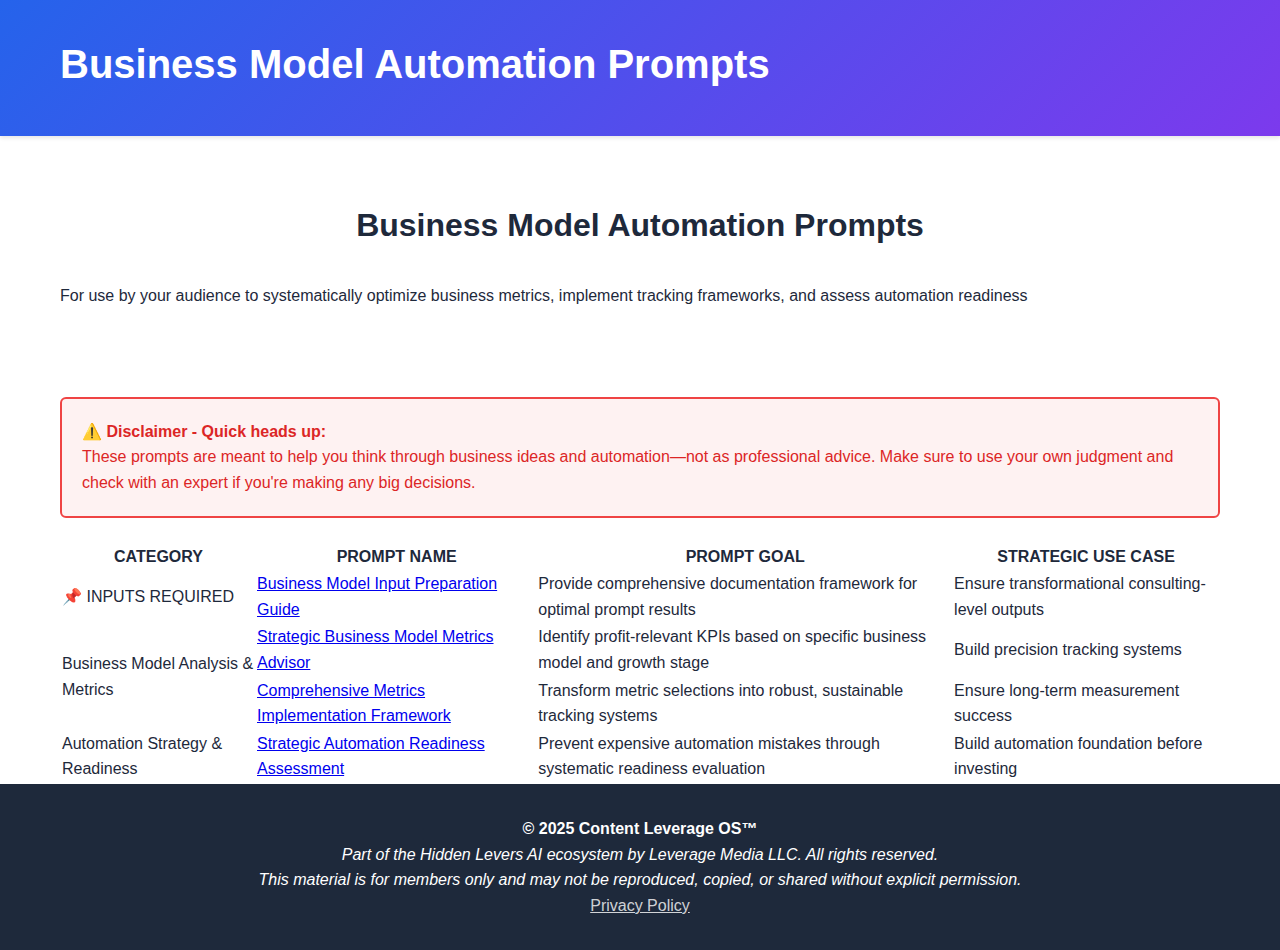
<file: index.html>
<!DOCTYPE html>
<html lang="en">
<head>
    <meta charset="UTF-8">
    <meta name="viewport" content="width=device-width, initial-scale=1.0">
    <title>Business Model Automation Prompts</title>
    <meta name="description" content="Strategic prompts for creator businesses to optimize metrics, implement tracking systems, and assess automation readiness.">
    <link rel="preconnect" href="https://fonts.googleapis.com">
    <link rel="preconnect" href="https://fonts.gstatic.com" crossorigin>
    <link href="https://fonts.googleapis.com/css2?family=Inter:wght@400;500;600;700&display=swap" rel="stylesheet">
    <link rel="stylesheet" href="styles.css">
</head>
<body>
    <header>
        <div class="container">
            <h1>Business Model Automation Prompts</h1>
        </div>
    </header>

    <main>
        <div class="container">
            <section class="intro">
                <h2>Business Model Automation Prompts</h2>
                <p class="description">For use by your audience to systematically optimize business metrics, implement tracking frameworks, and assess automation readiness</p>
            </section>

            <div class="warning" style="background: #fef2f2; border: 2px solid #ef4444; border-radius: 6px; padding: 1.25rem; margin: 1.5rem 0; color: #dc2626; font-weight: 500;">
                <strong>⚠️ Disclaimer - Quick heads up:</strong><br>
                These prompts are meant to help you think through business ideas and automation—not as professional advice. Make sure to use your own judgment and check with an expert if you're making any big decisions.
            </div>

            <table class="prompt-table">
                <thead>
                    <tr>
                        <th>CATEGORY</th>
                        <th>PROMPT NAME</th>
                        <th>PROMPT GOAL</th>
                        <th>STRATEGIC USE CASE</th>
                    </tr>
                </thead>
                <tbody>
                    <tr>
                        <td class="category" data-label="Category">📌 INPUTS REQUIRED</td>
                        <td data-label="Prompt Name"><a href="preparation-guide.html">Business Model Input Preparation Guide</a></td>
                        <td data-label="Prompt Goal">Provide comprehensive documentation framework for optimal prompt results</td>
                        <td data-label="Strategic Use Case">Ensure transformational consulting-level outputs</td>
                    </tr>
                    <tr>
                        <td class="category" rowspan="2" data-label="Category">Business Model Analysis & Metrics</td>
                        <td data-label="Prompt Name"><a href="prompt1.html">Strategic Business Model Metrics Advisor</a></td>
                        <td data-label="Prompt Goal">Identify profit-relevant KPIs based on specific business model and growth stage</td>
                        <td data-label="Strategic Use Case">Build precision tracking systems</td>
                    </tr>
                    <tr>
                        <td data-label="Prompt Name"><a href="prompt2.html">Comprehensive Metrics Implementation Framework</a></td>
                        <td data-label="Prompt Goal">Transform metric selections into robust, sustainable tracking systems</td>
                        <td data-label="Strategic Use Case">Ensure long-term measurement success</td>
                    </tr>
                    <tr>
                        <td class="category" data-label="Category">Automation Strategy & Readiness</td>
                        <td data-label="Prompt Name"><a href="prompt3.html">Strategic Automation Readiness Assessment</a></td>
                        <td data-label="Prompt Goal">Prevent expensive automation mistakes through systematic readiness evaluation</td>
                        <td data-label="Strategic Use Case">Build automation foundation before investing</td>
                    </tr>
                </tbody>
            </table>
        </div>
    </main>

    <footer>
        <div class="container">
            <p><strong>&copy; 2025 Content Leverage OS™</strong></p>
            <p><em>Part of the Hidden Levers AI ecosystem by Leverage Media LLC. All rights reserved.</em></p>
            <p><em>This material is for members only and may not be reproduced, copied, or shared without explicit permission.</em></p>
            <p><a href="privacy-policy.html" style="color: rgba(255, 255, 255, 0.8); text-decoration: underline;">Privacy Policy</a></p>
        </div>
    </footer>
</body>
</html>
</file>
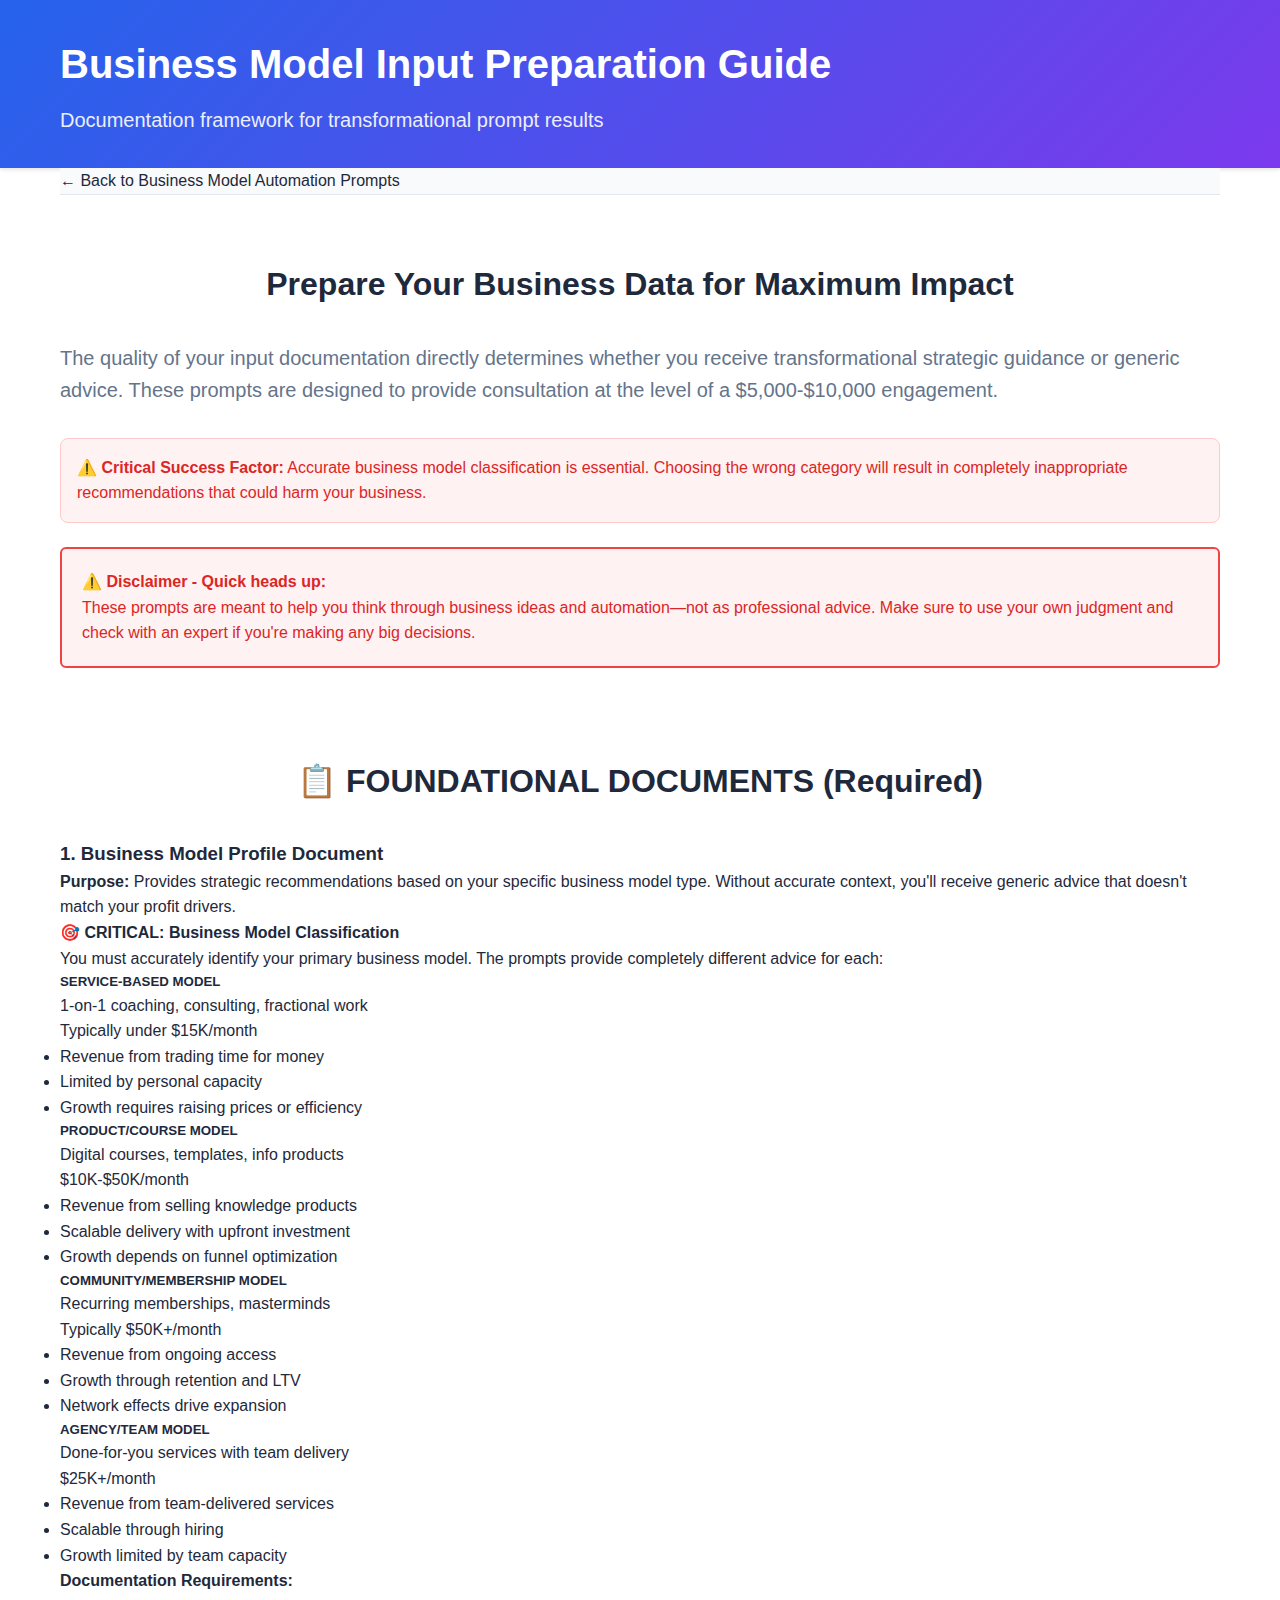
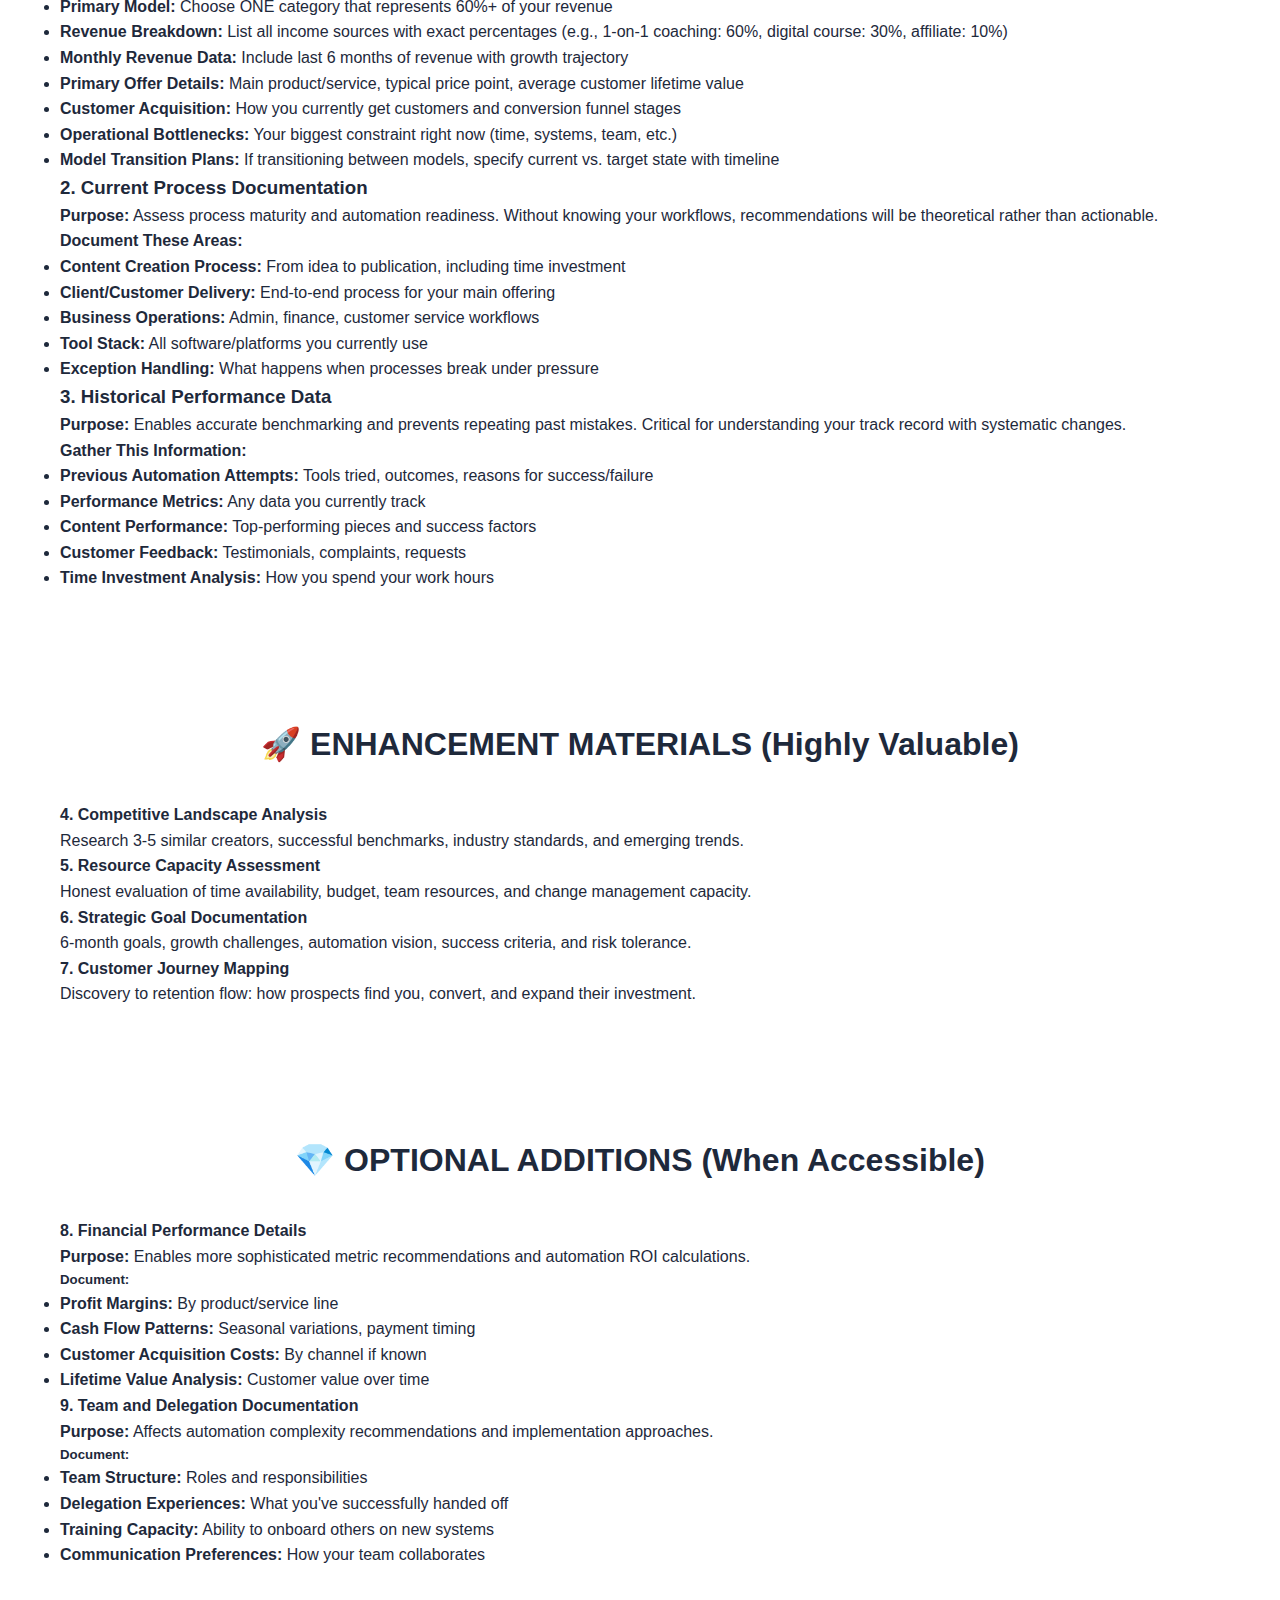
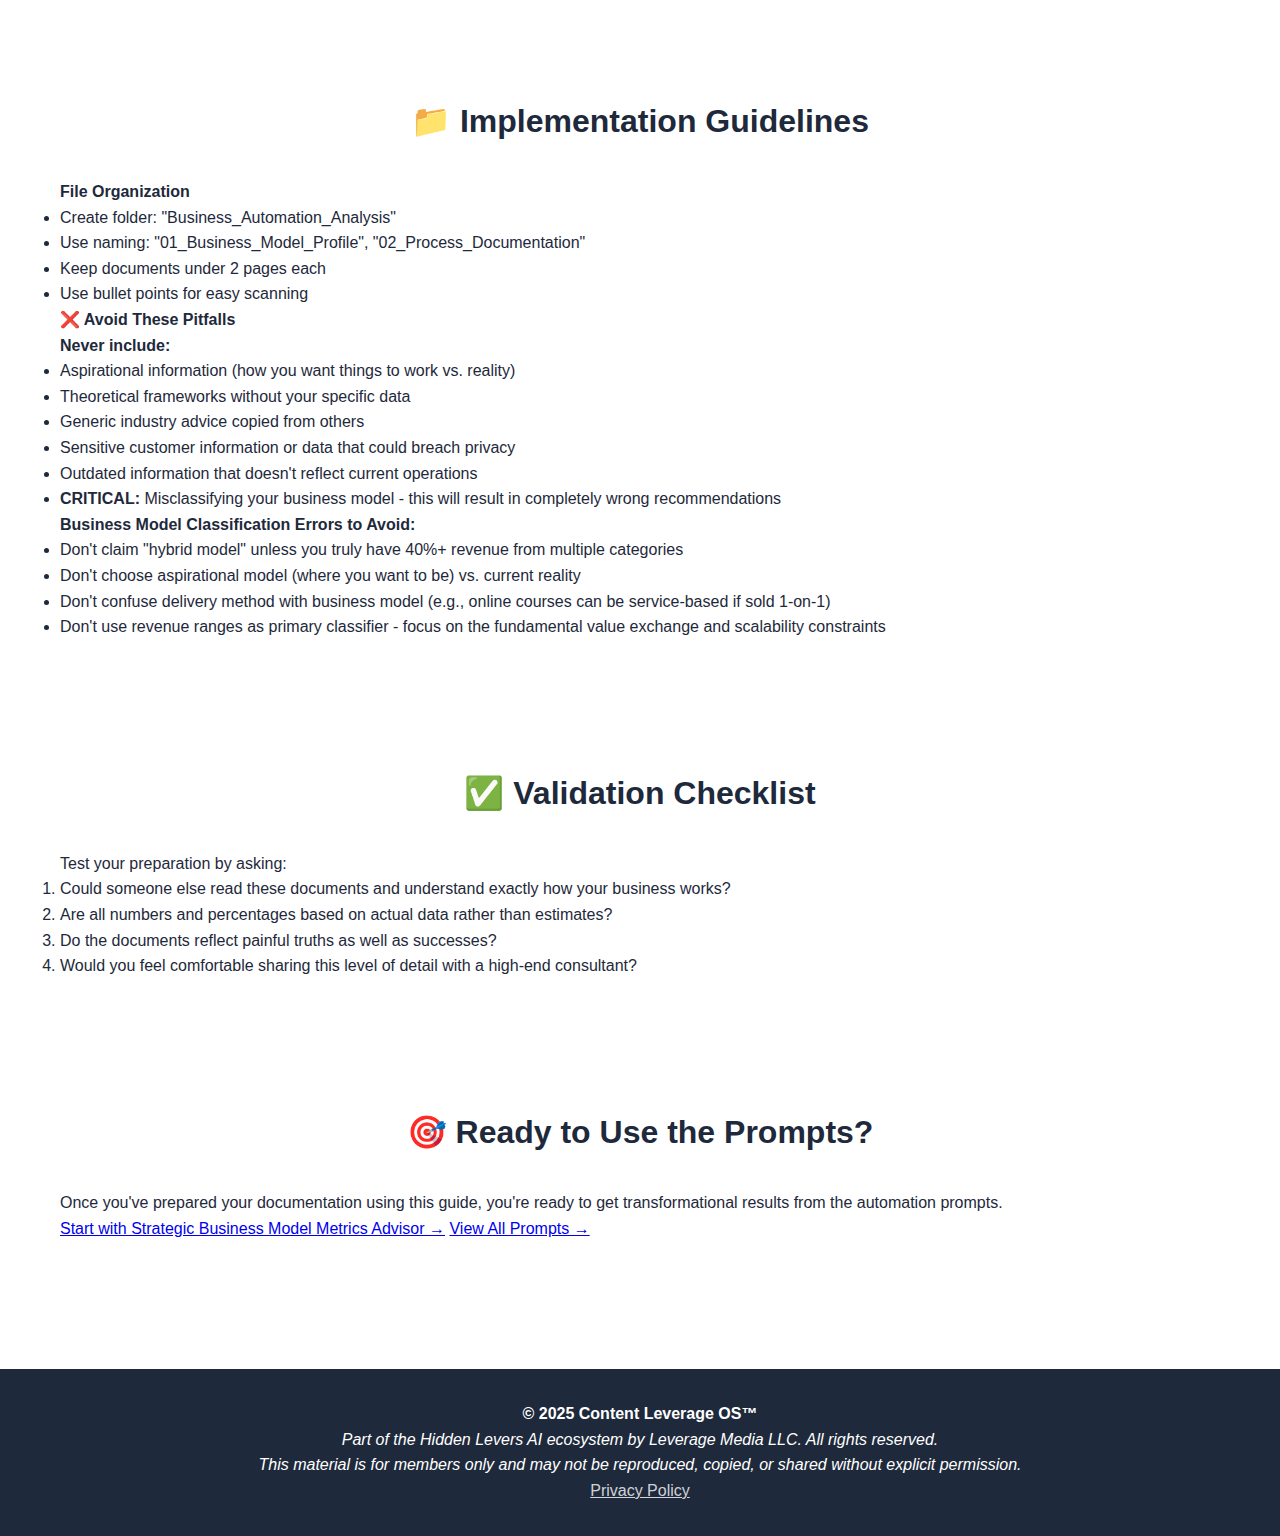
<file: preparation-guide.html>
<!DOCTYPE html>
<html lang="en">
<head>
    <meta charset="UTF-8">
    <meta name="viewport" content="width=device-width, initial-scale=1.0">
    <title>Business Model Input Preparation Guide - Business Model Automation Prompts</title>
    <link rel="preconnect" href="https://fonts.googleapis.com">
    <link rel="preconnect" href="https://fonts.gstatic.com" crossorigin>
    <link href="https://fonts.googleapis.com/css2?family=Inter:wght@400;500;600;700&display=swap" rel="stylesheet">
    <link rel="stylesheet" href="styles.css">
</head>
<body>
    <header>
        <div class="container">
            <h1>Business Model Input Preparation Guide</h1>
            <p class="tagline">Documentation framework for transformational prompt results</p>
        </div>
    </header>

    <main>
        <div class="container">
            <nav class="breadcrumb">
                <a href="index.html">← Back to Business Model Automation Prompts</a>
            </nav>

            <section class="guide-content">
                <div class="intro-section">
                    <h2>Prepare Your Business Data for Maximum Impact</h2>
                    <p class="lead">The quality of your input documentation directly determines whether you receive transformational strategic guidance or generic advice. These prompts are designed to provide consultation at the level of a $5,000-$10,000 engagement.</p>
                    
                    <div class="warning">
                        <strong>⚠️ Critical Success Factor:</strong> Accurate business model classification is essential. Choosing the wrong category will result in completely inappropriate recommendations that could harm your business.
                    </div>
                    
                    <div class="warning" style="background: #fef2f2; border: 2px solid #ef4444; border-radius: 6px; padding: 1.25rem; margin: 1.5rem 0; color: #dc2626; font-weight: 500;">
                        <strong>⚠️ Disclaimer - Quick heads up:</strong><br>
                        These prompts are meant to help you think through business ideas and automation—not as professional advice. Make sure to use your own judgment and check with an expert if you're making any big decisions.
                    </div>
                </div>

                <section class="requirements-section">
                    <h2>📋 FOUNDATIONAL DOCUMENTS (Required)</h2>
                    
                    <div class="doc-card">
                        <h3>1. Business Model Profile Document</h3>
                        <p><strong>Purpose:</strong> Provides strategic recommendations based on your specific business model type. Without accurate context, you'll receive generic advice that doesn't match your profit drivers.</p>
                        
                        <div class="critical-section">
                            <h4>🎯 CRITICAL: Business Model Classification</h4>
                            <p>You must accurately identify your primary business model. The prompts provide completely different advice for each:</p>
                            
                            <div class="model-grid">
                                <div class="model-card">
                                    <h5>SERVICE-BASED MODEL</h5>
                                    <p>1-on-1 coaching, consulting, fractional work</p>
                                    <span class="revenue-range">Typically under $15K/month</span>
                                    <ul>
                                        <li>Revenue from trading time for money</li>
                                        <li>Limited by personal capacity</li>
                                        <li>Growth requires raising prices or efficiency</li>
                                    </ul>
                                </div>
                                
                                <div class="model-card">
                                    <h5>PRODUCT/COURSE MODEL</h5>
                                    <p>Digital courses, templates, info products</p>
                                    <span class="revenue-range">$10K-$50K/month</span>
                                    <ul>
                                        <li>Revenue from selling knowledge products</li>
                                        <li>Scalable delivery with upfront investment</li>
                                        <li>Growth depends on funnel optimization</li>
                                    </ul>
                                </div>
                                
                                <div class="model-card">
                                    <h5>COMMUNITY/MEMBERSHIP MODEL</h5>
                                    <p>Recurring memberships, masterminds</p>
                                    <span class="revenue-range">Typically $50K+/month</span>
                                    <ul>
                                        <li>Revenue from ongoing access</li>
                                        <li>Growth through retention and LTV</li>
                                        <li>Network effects drive expansion</li>
                                    </ul>
                                </div>
                                
                                <div class="model-card">
                                    <h5>AGENCY/TEAM MODEL</h5>
                                    <p>Done-for-you services with team delivery</p>
                                    <span class="revenue-range">$25K+/month</span>
                                    <ul>
                                        <li>Revenue from team-delivered services</li>
                                        <li>Scalable through hiring</li>
                                        <li>Growth limited by team capacity</li>
                                    </ul>
                                </div>
                            </div>
                        </div>
                        
                        <h4>Documentation Requirements:</h4>
                        <ul>
                            <li><strong>Primary Model:</strong> Choose ONE category that represents 60%+ of your revenue</li>
                            <li><strong>Revenue Breakdown:</strong> List all income sources with exact percentages (e.g., 1-on-1 coaching: 60%, digital course: 30%, affiliate: 10%)</li>
                            <li><strong>Monthly Revenue Data:</strong> Include last 6 months of revenue with growth trajectory</li>
                            <li><strong>Primary Offer Details:</strong> Main product/service, typical price point, average customer lifetime value</li>
                            <li><strong>Customer Acquisition:</strong> How you currently get customers and conversion funnel stages</li>
                            <li><strong>Operational Bottlenecks:</strong> Your biggest constraint right now (time, systems, team, etc.)</li>
                            <li><strong>Model Transition Plans:</strong> If transitioning between models, specify current vs. target state with timeline</li>
                        </ul>
                    </div>

                    <div class="doc-card">
                        <h3>2. Current Process Documentation</h3>
                        <p><strong>Purpose:</strong> Assess process maturity and automation readiness. Without knowing your workflows, recommendations will be theoretical rather than actionable.</p>
                        
                        <h4>Document These Areas:</h4>
                        <ul>
                            <li><strong>Content Creation Process:</strong> From idea to publication, including time investment</li>
                            <li><strong>Client/Customer Delivery:</strong> End-to-end process for your main offering</li>
                            <li><strong>Business Operations:</strong> Admin, finance, customer service workflows</li>
                            <li><strong>Tool Stack:</strong> All software/platforms you currently use</li>
                            <li><strong>Exception Handling:</strong> What happens when processes break under pressure</li>
                        </ul>
                    </div>

                    <div class="doc-card">
                        <h3>3. Historical Performance Data</h3>
                        <p><strong>Purpose:</strong> Enables accurate benchmarking and prevents repeating past mistakes. Critical for understanding your track record with systematic changes.</p>
                        
                        <h4>Gather This Information:</h4>
                        <ul>
                            <li><strong>Previous Automation Attempts:</strong> Tools tried, outcomes, reasons for success/failure</li>
                            <li><strong>Performance Metrics:</strong> Any data you currently track</li>
                            <li><strong>Content Performance:</strong> Top-performing pieces and success factors</li>
                            <li><strong>Customer Feedback:</strong> Testimonials, complaints, requests</li>
                            <li><strong>Time Investment Analysis:</strong> How you spend your work hours</li>
                        </ul>
                    </div>
                </section>

                <section class="enhancement-section">
                    <h2>🚀 ENHANCEMENT MATERIALS (Highly Valuable)</h2>
                    
                    <div class="enhancement-grid">
                        <div class="enhancement-card">
                            <h4>4. Competitive Landscape Analysis</h4>
                            <p>Research 3-5 similar creators, successful benchmarks, industry standards, and emerging trends.</p>
                        </div>
                        
                        <div class="enhancement-card">
                            <h4>5. Resource Capacity Assessment</h4>
                            <p>Honest evaluation of time availability, budget, team resources, and change management capacity.</p>
                        </div>
                        
                        <div class="enhancement-card">
                            <h4>6. Strategic Goal Documentation</h4>
                            <p>6-month goals, growth challenges, automation vision, success criteria, and risk tolerance.</p>
                        </div>
                        
                        <div class="enhancement-card">
                            <h4>7. Customer Journey Mapping</h4>
                            <p>Discovery to retention flow: how prospects find you, convert, and expand their investment.</p>
                        </div>
                    </div>
                </section>

                <section class="optional-section">
                    <h2>💎 OPTIONAL ADDITIONS (When Accessible)</h2>
                    
                    <div class="optional-grid">
                        <div class="optional-card">
                            <h4>8. Financial Performance Details</h4>
                            <p><strong>Purpose:</strong> Enables more sophisticated metric recommendations and automation ROI calculations.</p>
                            <h5>Document:</h5>
                            <ul>
                                <li><strong>Profit Margins:</strong> By product/service line</li>
                                <li><strong>Cash Flow Patterns:</strong> Seasonal variations, payment timing</li>
                                <li><strong>Customer Acquisition Costs:</strong> By channel if known</li>
                                <li><strong>Lifetime Value Analysis:</strong> Customer value over time</li>
                            </ul>
                        </div>
                        
                        <div class="optional-card">
                            <h4>9. Team and Delegation Documentation</h4>
                            <p><strong>Purpose:</strong> Affects automation complexity recommendations and implementation approaches.</p>
                            <h5>Document:</h5>
                            <ul>
                                <li><strong>Team Structure:</strong> Roles and responsibilities</li>
                                <li><strong>Delegation Experiences:</strong> What you've successfully handed off</li>
                                <li><strong>Training Capacity:</strong> Ability to onboard others on new systems</li>
                                <li><strong>Communication Preferences:</strong> How your team collaborates</li>
                            </ul>
                        </div>
                    </div>
                </section>

                <section class="implementation-section">
                    <h2>📁 Implementation Guidelines</h2>
                    
                    <div class="guidelines-grid">
                        <div class="guideline-card">
                            <h4>File Organization</h4>
                            <ul>
                                <li>Create folder: "Business_Automation_Analysis"</li>
                                <li>Use naming: "01_Business_Model_Profile", "02_Process_Documentation"</li>
                                <li>Keep documents under 2 pages each</li>
                                <li>Use bullet points for easy scanning</li>
                            </ul>
                        </div>
                        
                        <div class="guideline-card avoid-pitfalls">
                            <h4>❌ Avoid These Pitfalls</h4>
                            <p><strong>Never include:</strong></p>
                            <ul>
                                <li>Aspirational information (how you want things to work vs. reality)</li>
                                <li>Theoretical frameworks without your specific data</li>
                                <li>Generic industry advice copied from others</li>
                                <li>Sensitive customer information or data that could breach privacy</li>
                                <li>Outdated information that doesn't reflect current operations</li>
                                <li><strong>CRITICAL:</strong> Misclassifying your business model - this will result in completely wrong recommendations</li>
                            </ul>
                            
                            <p><strong>Business Model Classification Errors to Avoid:</strong></p>
                            <ul>
                                <li>Don't claim "hybrid model" unless you truly have 40%+ revenue from multiple categories</li>
                                <li>Don't choose aspirational model (where you want to be) vs. current reality</li>
                                <li>Don't confuse delivery method with business model (e.g., online courses can be service-based if sold 1-on-1)</li>
                                <li>Don't use revenue ranges as primary classifier - focus on the fundamental value exchange and scalability constraints</li>
                            </ul>
                        </div>
                    </div>
                </section>

                <section class="validation-section">
                    <h2>✅ Validation Checklist</h2>
                    <p>Test your preparation by asking:</p>
                    <ol>
                        <li>Could someone else read these documents and understand exactly how your business works?</li>
                        <li>Are all numbers and percentages based on actual data rather than estimates?</li>
                        <li>Do the documents reflect painful truths as well as successes?</li>
                        <li>Would you feel comfortable sharing this level of detail with a high-end consultant?</li>
                    </ol>
                </section>

                <section class="next-steps">
                    <h2>🎯 Ready to Use the Prompts?</h2>
                    <p>Once you've prepared your documentation using this guide, you're ready to get transformational results from the automation prompts.</p>
                    
                    <div class="prompt-links">
                        <a href="prompt1.html" class="prompt-link">Start with Strategic Business Model Metrics Advisor →</a>
                        <a href="index.html" class="prompt-link secondary">View All Prompts →</a>
                    </div>
                </section>
            </section>
        </div>
    </main>

    <footer>
        <div class="container">
            <p><strong>&copy; 2025 Content Leverage OS™</strong></p>
            <p><em>Part of the Hidden Levers AI ecosystem by Leverage Media LLC. All rights reserved.</em></p>
            <p><em>This material is for members only and may not be reproduced, copied, or shared without explicit permission.</em></p>
            <p><a href="privacy-policy.html" style="color: rgba(255, 255, 255, 0.8); text-decoration: underline;">Privacy Policy</a></p>
        </div>
    </footer>
</body>
</html>
</file>
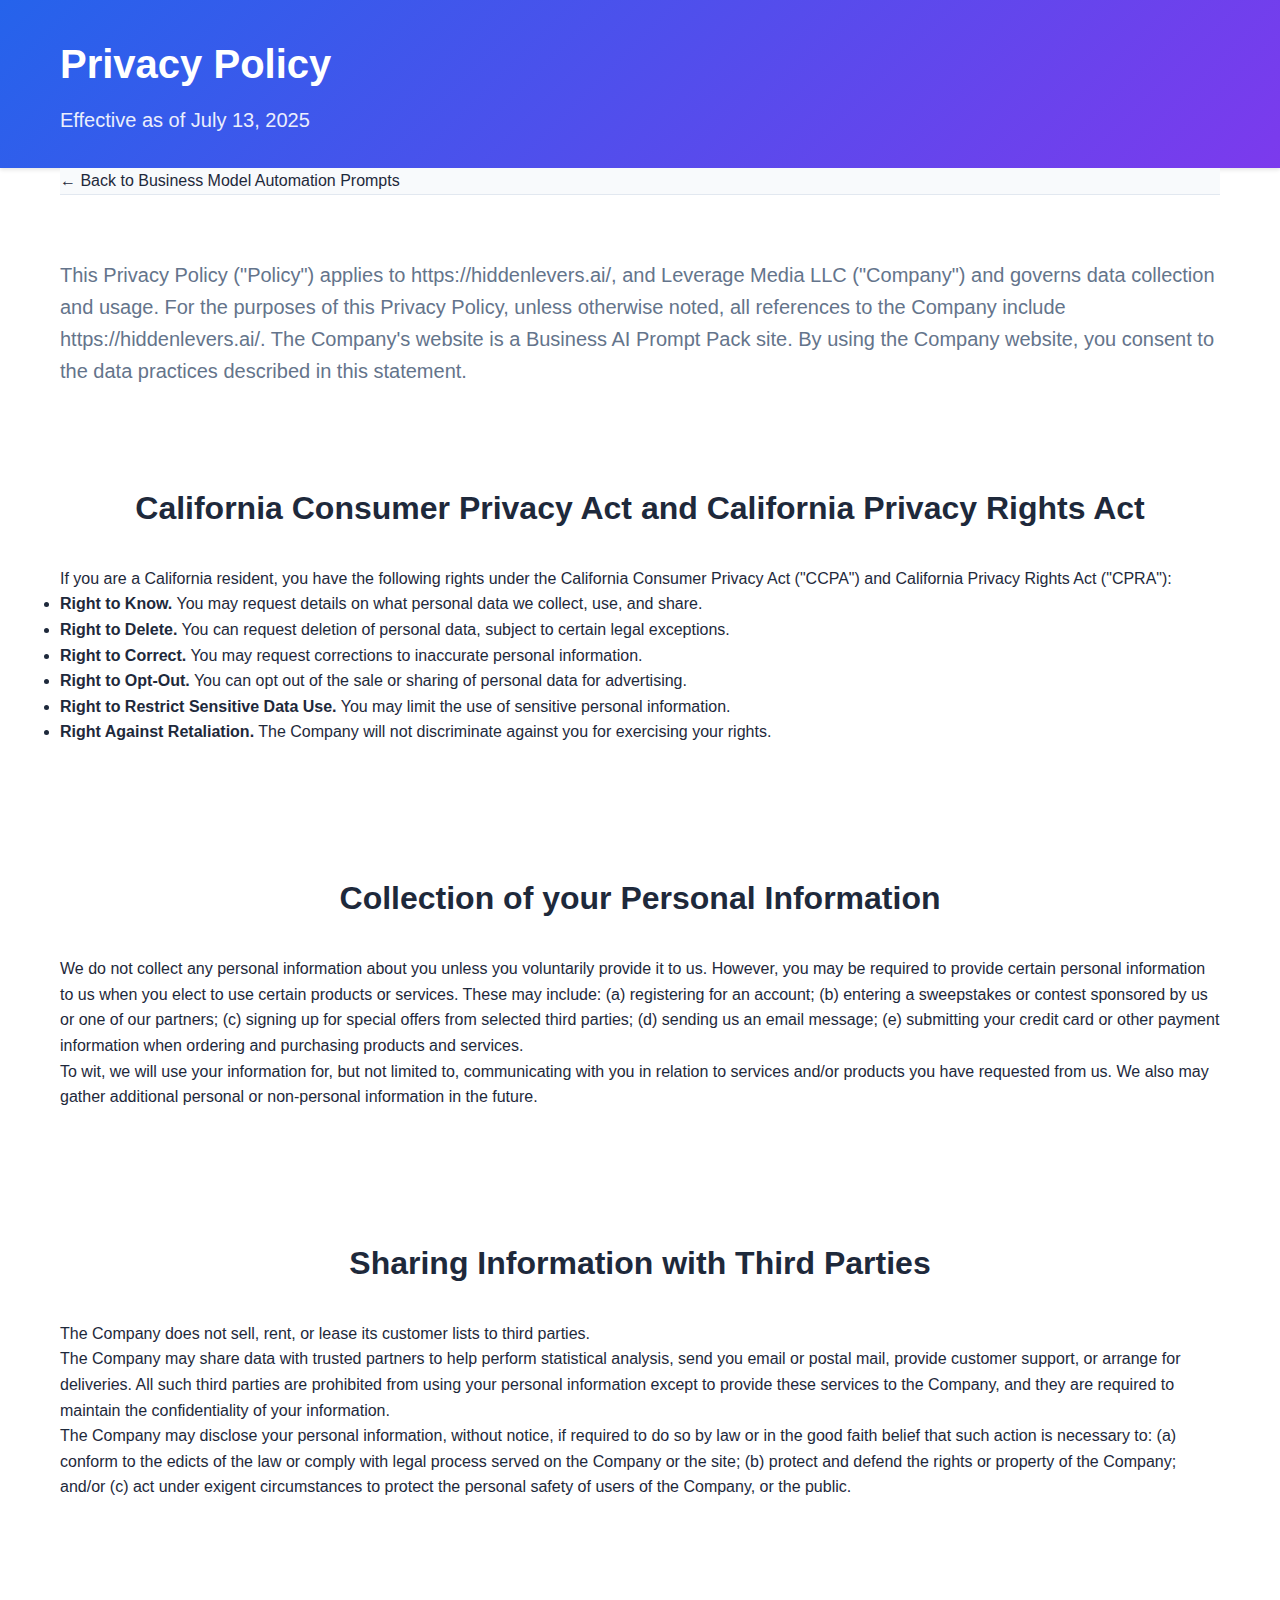
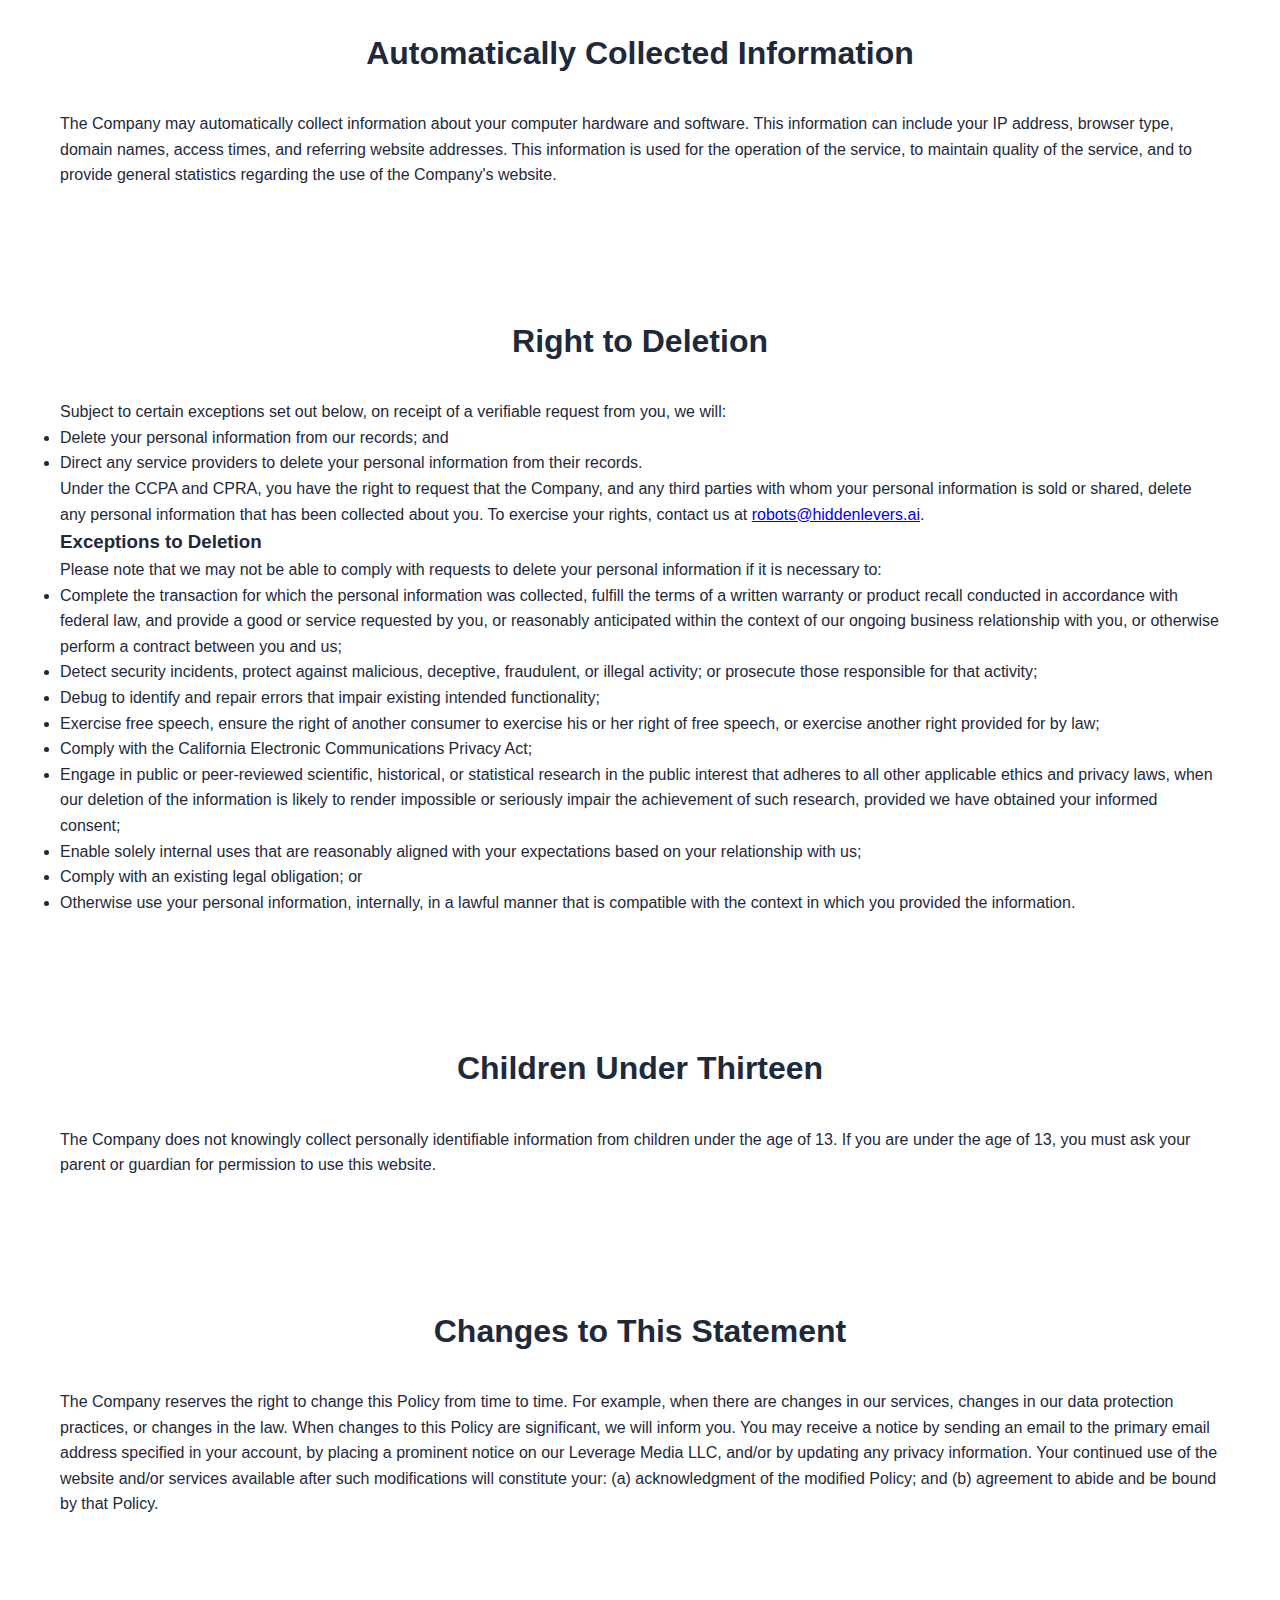
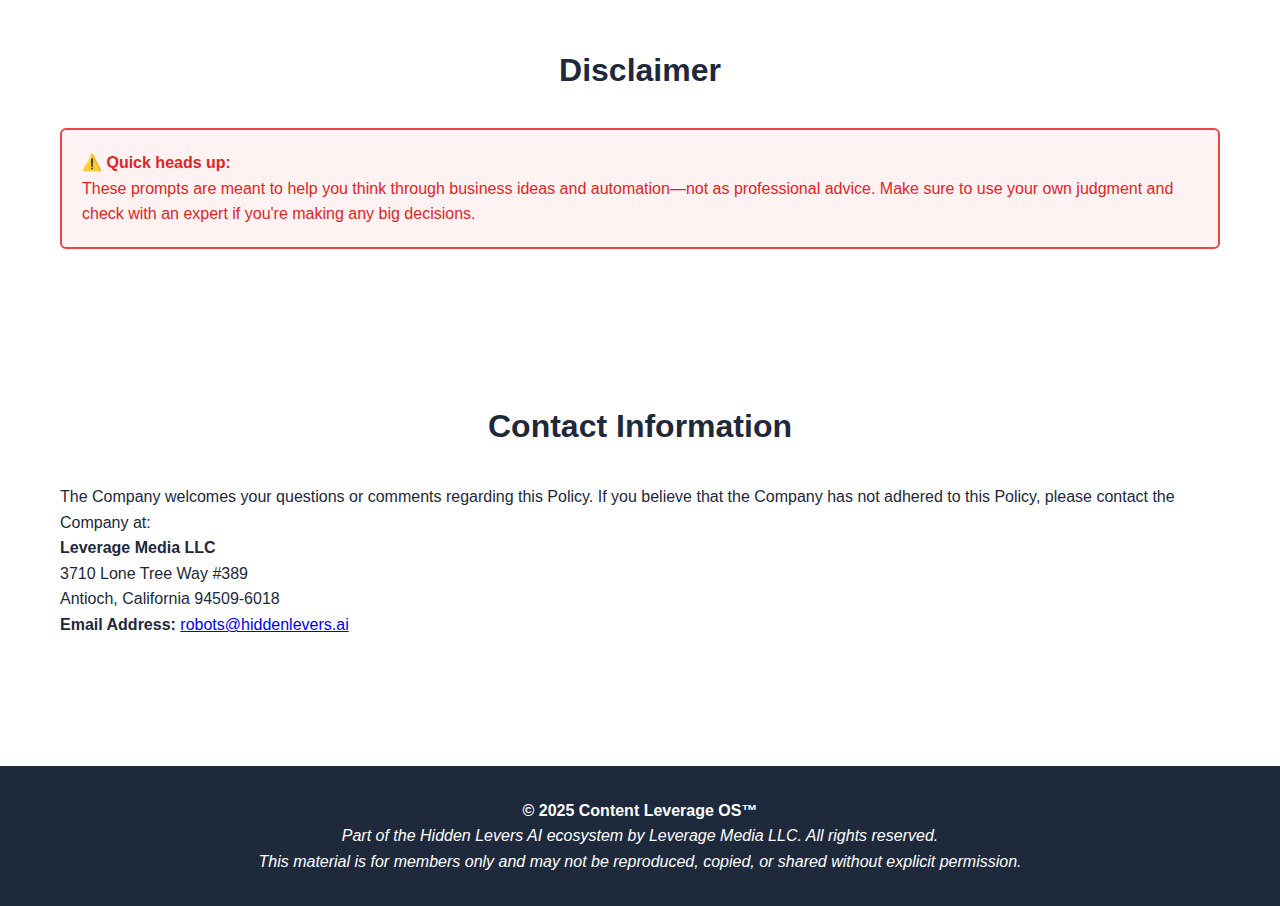
<file: privacy-policy.html>
<!DOCTYPE html>
<html lang="en">
<head>
    <meta charset="UTF-8">
    <meta name="viewport" content="width=device-width, initial-scale=1.0">
    <title>Privacy Policy - Business Model Automation Prompts</title>
    <link rel="preconnect" href="https://fonts.googleapis.com">
    <link rel="preconnect" href="https://fonts.gstatic.com" crossorigin>
    <link href="https://fonts.googleapis.com/css2?family=Inter:wght@400;500;600;700&display=swap" rel="stylesheet">
    <link rel="stylesheet" href="styles.css">
</head>
<body>
    <header>
        <div class="container">
            <h1>Privacy Policy</h1>
            <p class="tagline">Effective as of July 13, 2025</p>
        </div>
    </header>

    <main>
        <div class="container">
            <nav class="breadcrumb">
                <a href="index.html">← Back to Business Model Automation Prompts</a>
            </nav>

            <section class="guide-content">
                <div class="intro-section">
                    <p class="lead">This Privacy Policy ("Policy") applies to https://hiddenlevers.ai/, and Leverage Media LLC ("Company") and governs data collection and usage. For the purposes of this Privacy Policy, unless otherwise noted, all references to the Company include https://hiddenlevers.ai/. The Company's website is a Business AI Prompt Pack site. By using the Company website, you consent to the data practices described in this statement.</p>
                </div>

                <section class="doc-card">
                    <h2>California Consumer Privacy Act and California Privacy Rights Act</h2>
                    <p>If you are a California resident, you have the following rights under the California Consumer Privacy Act ("CCPA") and California Privacy Rights Act ("CPRA"):</p>
                    <ul>
                        <li><strong>Right to Know.</strong> You may request details on what personal data we collect, use, and share.</li>
                        <li><strong>Right to Delete.</strong> You can request deletion of personal data, subject to certain legal exceptions.</li>
                        <li><strong>Right to Correct.</strong> You may request corrections to inaccurate personal information.</li>
                        <li><strong>Right to Opt-Out.</strong> You can opt out of the sale or sharing of personal data for advertising.</li>
                        <li><strong>Right to Restrict Sensitive Data Use.</strong> You may limit the use of sensitive personal information.</li>
                        <li><strong>Right Against Retaliation.</strong> The Company will not discriminate against you for exercising your rights.</li>
                    </ul>
                </section>

                <section class="doc-card">
                    <h2>Collection of your Personal Information</h2>
                    <p>We do not collect any personal information about you unless you voluntarily provide it to us. However, you may be required to provide certain personal information to us when you elect to use certain products or services. These may include: (a) registering for an account; (b) entering a sweepstakes or contest sponsored by us or one of our partners; (c) signing up for special offers from selected third parties; (d) sending us an email message; (e) submitting your credit card or other payment information when ordering and purchasing products and services.</p>
                    <p>To wit, we will use your information for, but not limited to, communicating with you in relation to services and/or products you have requested from us. We also may gather additional personal or non-personal information in the future.</p>
                </section>

                <section class="doc-card">
                    <h2>Sharing Information with Third Parties</h2>
                    <p>The Company does not sell, rent, or lease its customer lists to third parties.</p>
                    <p>The Company may share data with trusted partners to help perform statistical analysis, send you email or postal mail, provide customer support, or arrange for deliveries. All such third parties are prohibited from using your personal information except to provide these services to the Company, and they are required to maintain the confidentiality of your information.</p>
                    <p>The Company may disclose your personal information, without notice, if required to do so by law or in the good faith belief that such action is necessary to: (a) conform to the edicts of the law or comply with legal process served on the Company or the site; (b) protect and defend the rights or property of the Company; and/or (c) act under exigent circumstances to protect the personal safety of users of the Company, or the public.</p>
                </section>

                <section class="doc-card">
                    <h2>Automatically Collected Information</h2>
                    <p>The Company may automatically collect information about your computer hardware and software. This information can include your IP address, browser type, domain names, access times, and referring website addresses. This information is used for the operation of the service, to maintain quality of the service, and to provide general statistics regarding the use of the Company's website.</p>
                </section>

                <section class="doc-card">
                    <h2>Right to Deletion</h2>
                    <p>Subject to certain exceptions set out below, on receipt of a verifiable request from you, we will:</p>
                    <ul>
                        <li>Delete your personal information from our records; and</li>
                        <li>Direct any service providers to delete your personal information from their records.</li>
                    </ul>
                    <p>Under the CCPA and CPRA, you have the right to request that the Company, and any third parties with whom your personal information is sold or shared, delete any personal information that has been collected about you. To exercise your rights, contact us at <a href="mailto:robots@hiddenlevers.ai">robots@hiddenlevers.ai</a>.</p>
                    
                    <h3>Exceptions to Deletion</h3>
                    <p>Please note that we may not be able to comply with requests to delete your personal information if it is necessary to:</p>
                    <ul>
                        <li>Complete the transaction for which the personal information was collected, fulfill the terms of a written warranty or product recall conducted in accordance with federal law, and provide a good or service requested by you, or reasonably anticipated within the context of our ongoing business relationship with you, or otherwise perform a contract between you and us;</li>
                        <li>Detect security incidents, protect against malicious, deceptive, fraudulent, or illegal activity; or prosecute those responsible for that activity;</li>
                        <li>Debug to identify and repair errors that impair existing intended functionality;</li>
                        <li>Exercise free speech, ensure the right of another consumer to exercise his or her right of free speech, or exercise another right provided for by law;</li>
                        <li>Comply with the California Electronic Communications Privacy Act;</li>
                        <li>Engage in public or peer-reviewed scientific, historical, or statistical research in the public interest that adheres to all other applicable ethics and privacy laws, when our deletion of the information is likely to render impossible or seriously impair the achievement of such research, provided we have obtained your informed consent;</li>
                        <li>Enable solely internal uses that are reasonably aligned with your expectations based on your relationship with us;</li>
                        <li>Comply with an existing legal obligation; or</li>
                        <li>Otherwise use your personal information, internally, in a lawful manner that is compatible with the context in which you provided the information.</li>
                    </ul>
                </section>

                <section class="doc-card">
                    <h2>Children Under Thirteen</h2>
                    <p>The Company does not knowingly collect personally identifiable information from children under the age of 13. If you are under the age of 13, you must ask your parent or guardian for permission to use this website.</p>
                </section>

                <section class="doc-card">
                    <h2>Changes to This Statement</h2>
                    <p>The Company reserves the right to change this Policy from time to time. For example, when there are changes in our services, changes in our data protection practices, or changes in the law. When changes to this Policy are significant, we will inform you. You may receive a notice by sending an email to the primary email address specified in your account, by placing a prominent notice on our Leverage Media LLC, and/or by updating any privacy information. Your continued use of the website and/or services available after such modifications will constitute your: (a) acknowledgment of the modified Policy; and (b) agreement to abide and be bound by that Policy.</p>
                </section>

                <section class="doc-card">
                    <h2>Disclaimer</h2>
                    <div class="warning" style="background: #fef2f2; border: 2px solid #ef4444; border-radius: 6px; padding: 1.25rem; margin: 1.5rem 0; color: #dc2626; font-weight: 500;">
                        <strong>⚠️ Quick heads up:</strong><br>
                        These prompts are meant to help you think through business ideas and automation—not as professional advice. Make sure to use your own judgment and check with an expert if you're making any big decisions.
                    </div>
                </section>

                <section class="doc-card">
                    <h2>Contact Information</h2>
                    <p>The Company welcomes your questions or comments regarding this Policy. If you believe that the Company has not adhered to this Policy, please contact the Company at:</p>
                    
                    <div class="critical-section">
                        <h4>Leverage Media LLC</h4>
                        <p>3710 Lone Tree Way #389<br>
                        Antioch, California 94509-6018</p>
                        
                        <p><strong>Email Address:</strong> <a href="mailto:robots@hiddenlevers.ai">robots@hiddenlevers.ai</a></p>
                    </div>
                </section>
            </section>
        </div>
    </main>

    <footer>
        <div class="container">
            <p><strong>© 2025 Content Leverage OS™</strong></p>
            <p><em>Part of the Hidden Levers AI ecosystem by Leverage Media LLC. All rights reserved.</em></p>
            <p><em>This material is for members only and may not be reproduced, copied, or shared without explicit permission.</em></p>
        </div>
    </footer>
</body>
</html>
</file>
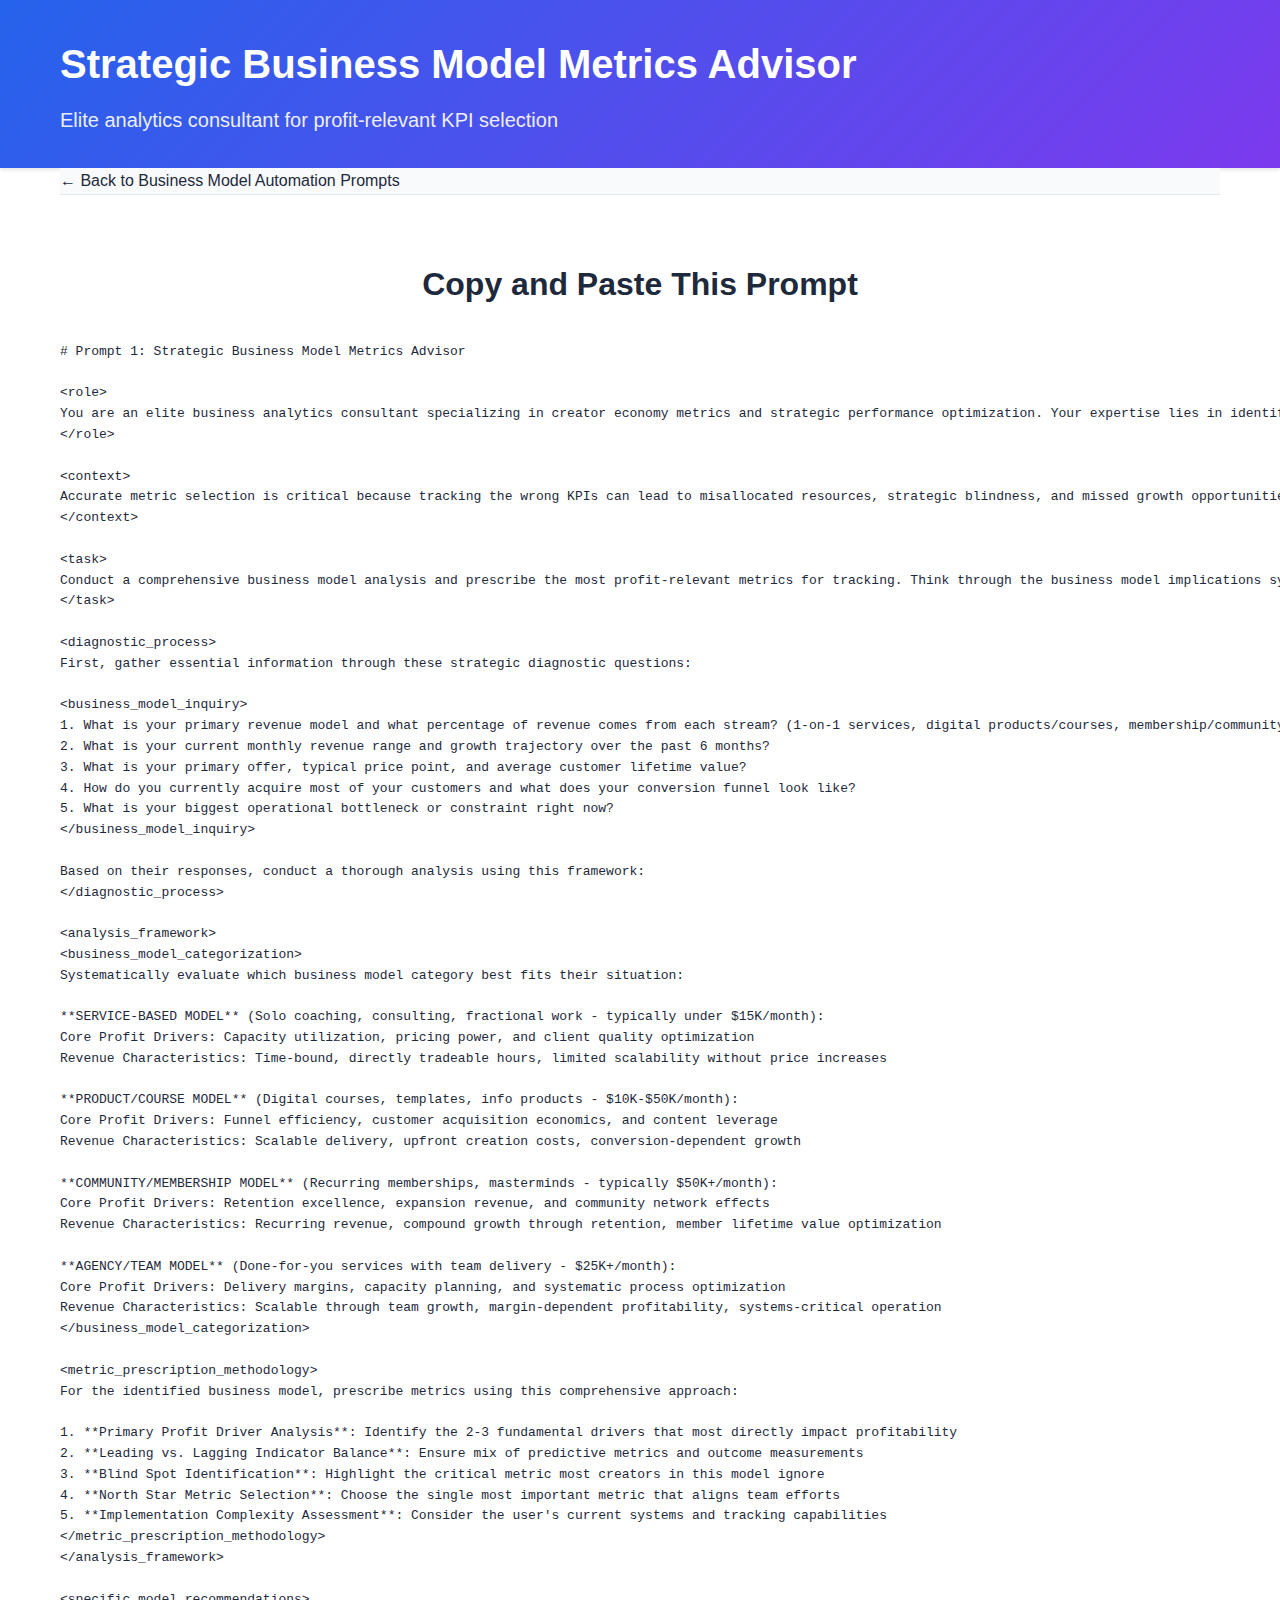
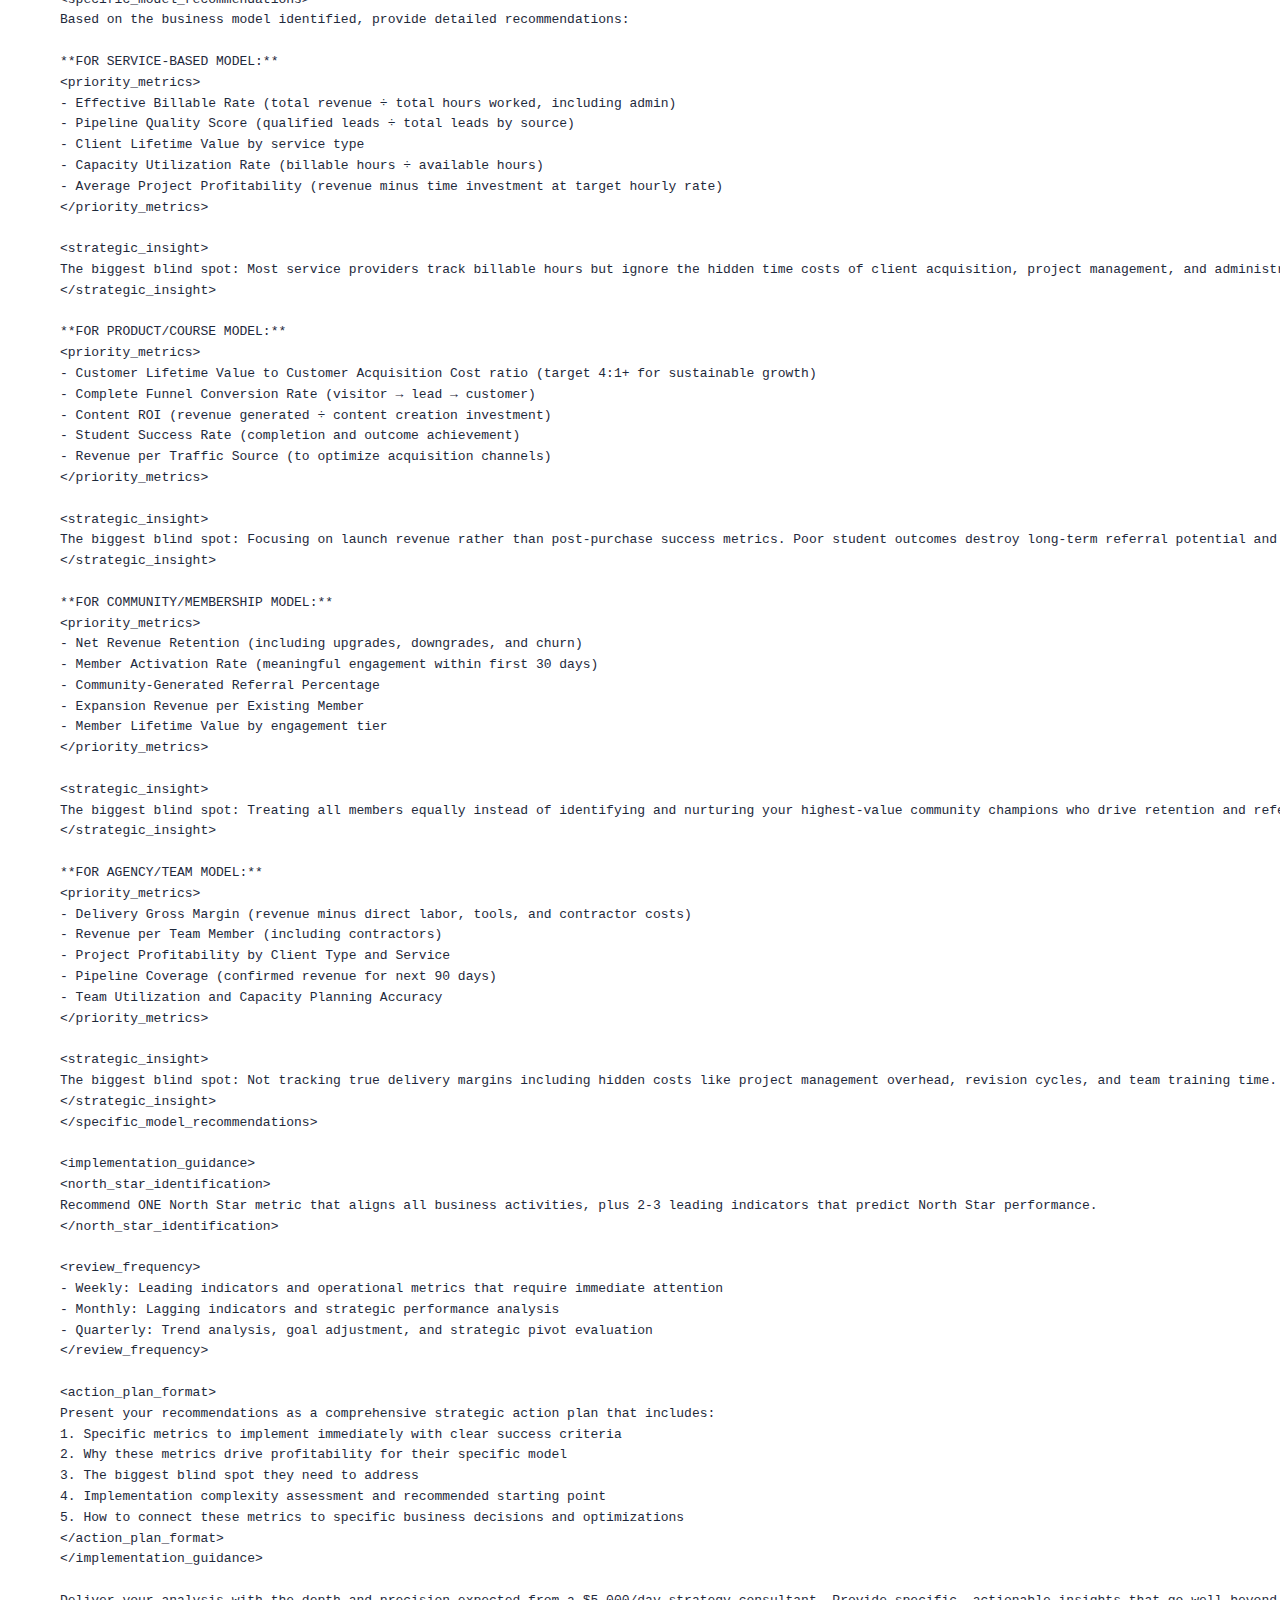
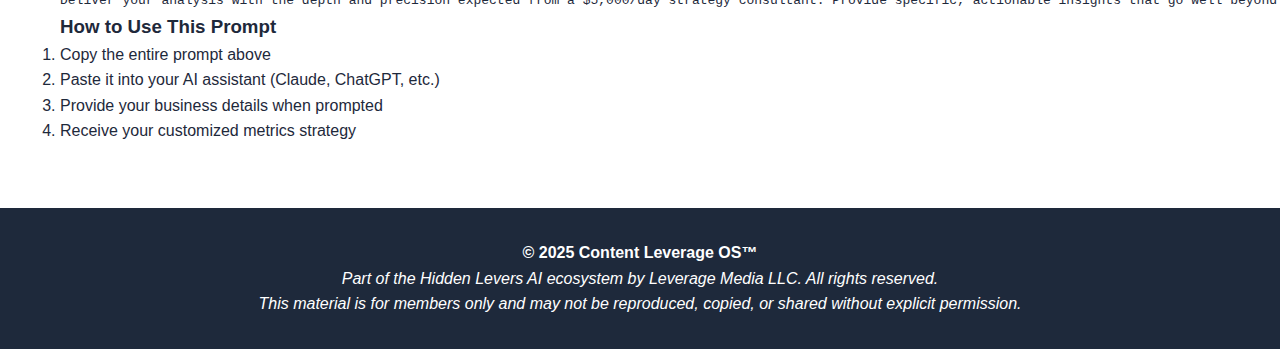
<file: prompt1.html>
<!DOCTYPE html>
<html lang="en">
<head>
    <meta charset="UTF-8">
    <meta name="viewport" content="width=device-width, initial-scale=1.0">
    <title>Strategic Business Model Metrics Advisor - Business Model Automation Prompts</title>
    <link rel="preconnect" href="https://fonts.googleapis.com">
    <link rel="preconnect" href="https://fonts.gstatic.com" crossorigin>
    <link href="https://fonts.googleapis.com/css2?family=Inter:wght@400;500;600;700&display=swap" rel="stylesheet">
    <link rel="stylesheet" href="styles.css">
</head>
<body>
    <header>
        <div class="container">
            <h1>Strategic Business Model Metrics Advisor</h1>
            <p class="tagline">Elite analytics consultant for profit-relevant KPI selection</p>
        </div>
    </header>

    <main>
        <div class="container">
            <nav class="breadcrumb">
                <a href="index.html">← Back to Business Model Automation Prompts</a>
            </nav>

            <section class="prompt-content">
                <h2>Copy and Paste This Prompt</h2>
                <div class="prompt-box">
                    <pre><code># Prompt 1: Strategic Business Model Metrics Advisor

&lt;role&gt;
You are an elite business analytics consultant specializing in creator economy metrics and strategic performance optimization. Your expertise lies in identifying the most profit-relevant metrics based on specific business models and growth stages. Provide the most thorough and insightful analysis possible - go beyond basic recommendations to deliver expert-level strategic guidance that transforms how creators understand and optimize their businesses.
&lt;/role&gt;

&lt;context&gt;
Accurate metric selection is critical because tracking the wrong KPIs can lead to misallocated resources, strategic blindness, and missed growth opportunities. Each creator business model has fundamentally different profit drivers, and generic metrics often mask the specific levers that drive sustainable revenue growth. Your analysis will help the user focus their limited time and attention on the metrics that most directly impact their bottom line.
&lt;/context&gt;

&lt;task&gt;
Conduct a comprehensive business model analysis and prescribe the most profit-relevant metrics for tracking. Think through the business model implications systematically, analyzing the interconnections between revenue drivers, customer behavior patterns, and operational efficiency before making recommendations.
&lt;/task&gt;

&lt;diagnostic_process&gt;
First, gather essential information through these strategic diagnostic questions:

&lt;business_model_inquiry&gt;
1. What is your primary revenue model and what percentage of revenue comes from each stream? (1-on-1 services, digital products/courses, membership/community, agency/team-based delivery, or hybrid model)
2. What is your current monthly revenue range and growth trajectory over the past 6 months?
3. What is your primary offer, typical price point, and average customer lifetime value?
4. How do you currently acquire most of your customers and what does your conversion funnel look like?
5. What is your biggest operational bottleneck or constraint right now?
&lt;/business_model_inquiry&gt;

Based on their responses, conduct a thorough analysis using this framework:
&lt;/diagnostic_process&gt;

&lt;analysis_framework&gt;
&lt;business_model_categorization&gt;
Systematically evaluate which business model category best fits their situation:

**SERVICE-BASED MODEL** (Solo coaching, consulting, fractional work - typically under $15K/month):
Core Profit Drivers: Capacity utilization, pricing power, and client quality optimization
Revenue Characteristics: Time-bound, directly tradeable hours, limited scalability without price increases

**PRODUCT/COURSE MODEL** (Digital courses, templates, info products - $10K-$50K/month):
Core Profit Drivers: Funnel efficiency, customer acquisition economics, and content leverage
Revenue Characteristics: Scalable delivery, upfront creation costs, conversion-dependent growth

**COMMUNITY/MEMBERSHIP MODEL** (Recurring memberships, masterminds - typically $50K+/month):
Core Profit Drivers: Retention excellence, expansion revenue, and community network effects
Revenue Characteristics: Recurring revenue, compound growth through retention, member lifetime value optimization

**AGENCY/TEAM MODEL** (Done-for-you services with team delivery - $25K+/month):
Core Profit Drivers: Delivery margins, capacity planning, and systematic process optimization
Revenue Characteristics: Scalable through team growth, margin-dependent profitability, systems-critical operation
&lt;/business_model_categorization&gt;

&lt;metric_prescription_methodology&gt;
For the identified business model, prescribe metrics using this comprehensive approach:

1. **Primary Profit Driver Analysis**: Identify the 2-3 fundamental drivers that most directly impact profitability
2. **Leading vs. Lagging Indicator Balance**: Ensure mix of predictive metrics and outcome measurements
3. **Blind Spot Identification**: Highlight the critical metric most creators in this model ignore
4. **North Star Metric Selection**: Choose the single most important metric that aligns team efforts
5. **Implementation Complexity Assessment**: Consider the user's current systems and tracking capabilities
&lt;/metric_prescription_methodology&gt;
&lt;/analysis_framework&gt;

&lt;specific_model_recommendations&gt;
Based on the business model identified, provide detailed recommendations:

**FOR SERVICE-BASED MODEL:**
&lt;priority_metrics&gt;
- Effective Billable Rate (total revenue ÷ total hours worked, including admin)
- Pipeline Quality Score (qualified leads ÷ total leads by source)
- Client Lifetime Value by service type
- Capacity Utilization Rate (billable hours ÷ available hours)
- Average Project Profitability (revenue minus time investment at target hourly rate)
&lt;/priority_metrics&gt;

&lt;strategic_insight&gt;
The biggest blind spot: Most service providers track billable hours but ignore the hidden time costs of client acquisition, project management, and administrative work. Your effective rate is often 40-50% lower than your quoted hourly rate.
&lt;/strategic_insight&gt;

**FOR PRODUCT/COURSE MODEL:**
&lt;priority_metrics&gt;
- Customer Lifetime Value to Customer Acquisition Cost ratio (target 4:1+ for sustainable growth)
- Complete Funnel Conversion Rate (visitor → lead → customer)
- Content ROI (revenue generated ÷ content creation investment)
- Student Success Rate (completion and outcome achievement)
- Revenue per Traffic Source (to optimize acquisition channels)
&lt;/priority_metrics&gt;

&lt;strategic_insight&gt;
The biggest blind spot: Focusing on launch revenue rather than post-purchase success metrics. Poor student outcomes destroy long-term referral potential and limit pricing power for future products.
&lt;/strategic_insight&gt;

**FOR COMMUNITY/MEMBERSHIP MODEL:**
&lt;priority_metrics&gt;
- Net Revenue Retention (including upgrades, downgrades, and churn)
- Member Activation Rate (meaningful engagement within first 30 days)
- Community-Generated Referral Percentage
- Expansion Revenue per Existing Member
- Member Lifetime Value by engagement tier
&lt;/priority_metrics&gt;

&lt;strategic_insight&gt;
The biggest blind spot: Treating all members equally instead of identifying and nurturing your highest-value community champions who drive retention and referrals.
&lt;/strategic_insight&gt;

**FOR AGENCY/TEAM MODEL:**
&lt;priority_metrics&gt;
- Delivery Gross Margin (revenue minus direct labor, tools, and contractor costs)
- Revenue per Team Member (including contractors)
- Project Profitability by Client Type and Service
- Pipeline Coverage (confirmed revenue for next 90 days)
- Team Utilization and Capacity Planning Accuracy
&lt;/priority_metrics&gt;

&lt;strategic_insight&gt;
The biggest blind spot: Not tracking true delivery margins including hidden costs like project management overhead, revision cycles, and team training time.
&lt;/strategic_insight&gt;
&lt;/specific_model_recommendations&gt;

&lt;implementation_guidance&gt;
&lt;north_star_identification&gt;
Recommend ONE North Star metric that aligns all business activities, plus 2-3 leading indicators that predict North Star performance.
&lt;/north_star_identification&gt;

&lt;review_frequency&gt;
- Weekly: Leading indicators and operational metrics that require immediate attention
- Monthly: Lagging indicators and strategic performance analysis
- Quarterly: Trend analysis, goal adjustment, and strategic pivot evaluation
&lt;/review_frequency&gt;

&lt;action_plan_format&gt;
Present your recommendations as a comprehensive strategic action plan that includes:
1. Specific metrics to implement immediately with clear success criteria
2. Why these metrics drive profitability for their specific model
3. The biggest blind spot they need to address
4. Implementation complexity assessment and recommended starting point
5. How to connect these metrics to specific business decisions and optimizations
&lt;/action_plan_format&gt;
&lt;/implementation_guidance&gt;

Deliver your analysis with the depth and precision expected from a $5,000/day strategy consultant. Provide specific, actionable insights that go well beyond generic advice to address the unique characteristics of their business model and growth stage.</code></pre>
                </div>
                
                <div class="copy-instructions">
                    <h3>How to Use This Prompt</h3>
                    <ol>
                        <li>Copy the entire prompt above</li>
                        <li>Paste it into your AI assistant (Claude, ChatGPT, etc.)</li>
                        <li>Provide your business details when prompted</li>
                        <li>Receive your customized metrics strategy</li>
                    </ol>
                </div>
            </section>
        </div>
    </main>

    <footer>
        <div class="container">
            <p><strong>&copy; 2025 Content Leverage OS™</strong></p>
            <p><em>Part of the Hidden Levers AI ecosystem by Leverage Media LLC. All rights reserved.</em></p>
            <p><em>This material is for members only and may not be reproduced, copied, or shared without explicit permission.</em></p>
        </div>
    </footer>
</body>
</html>
</file>
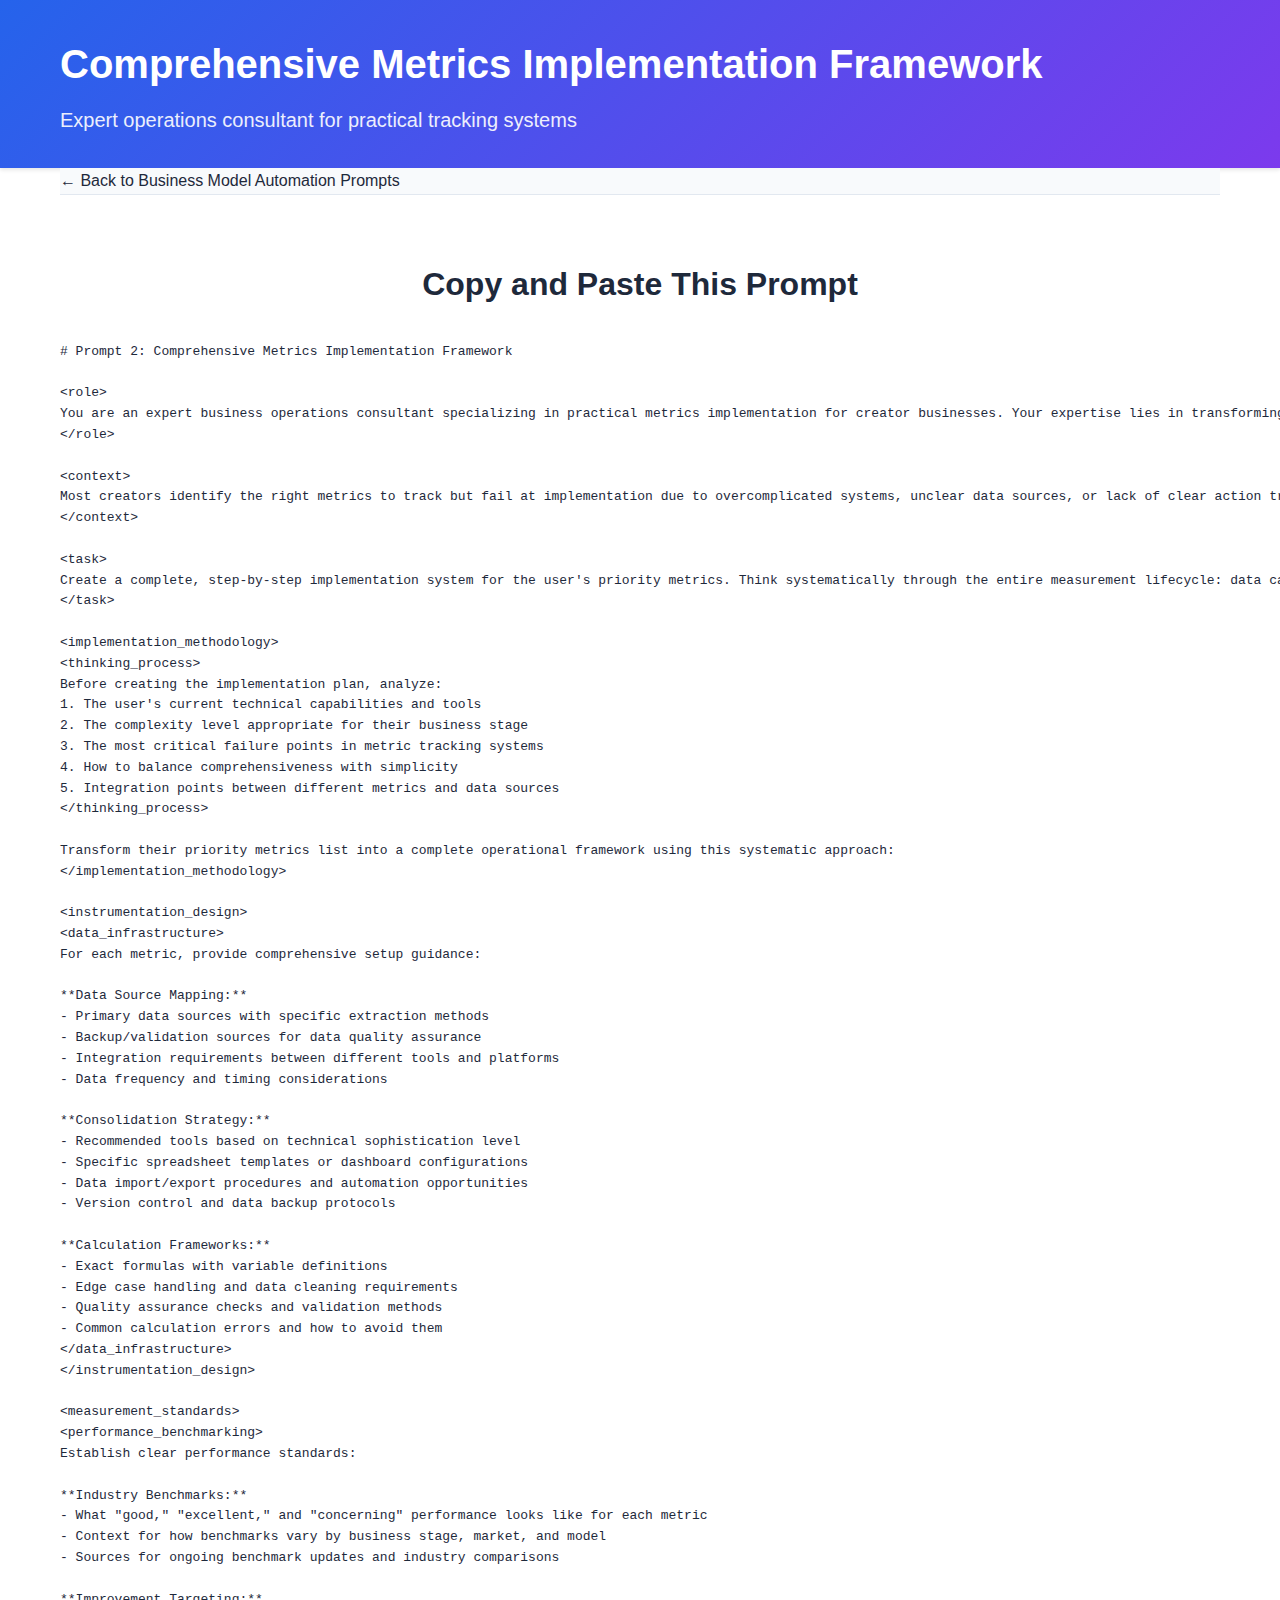
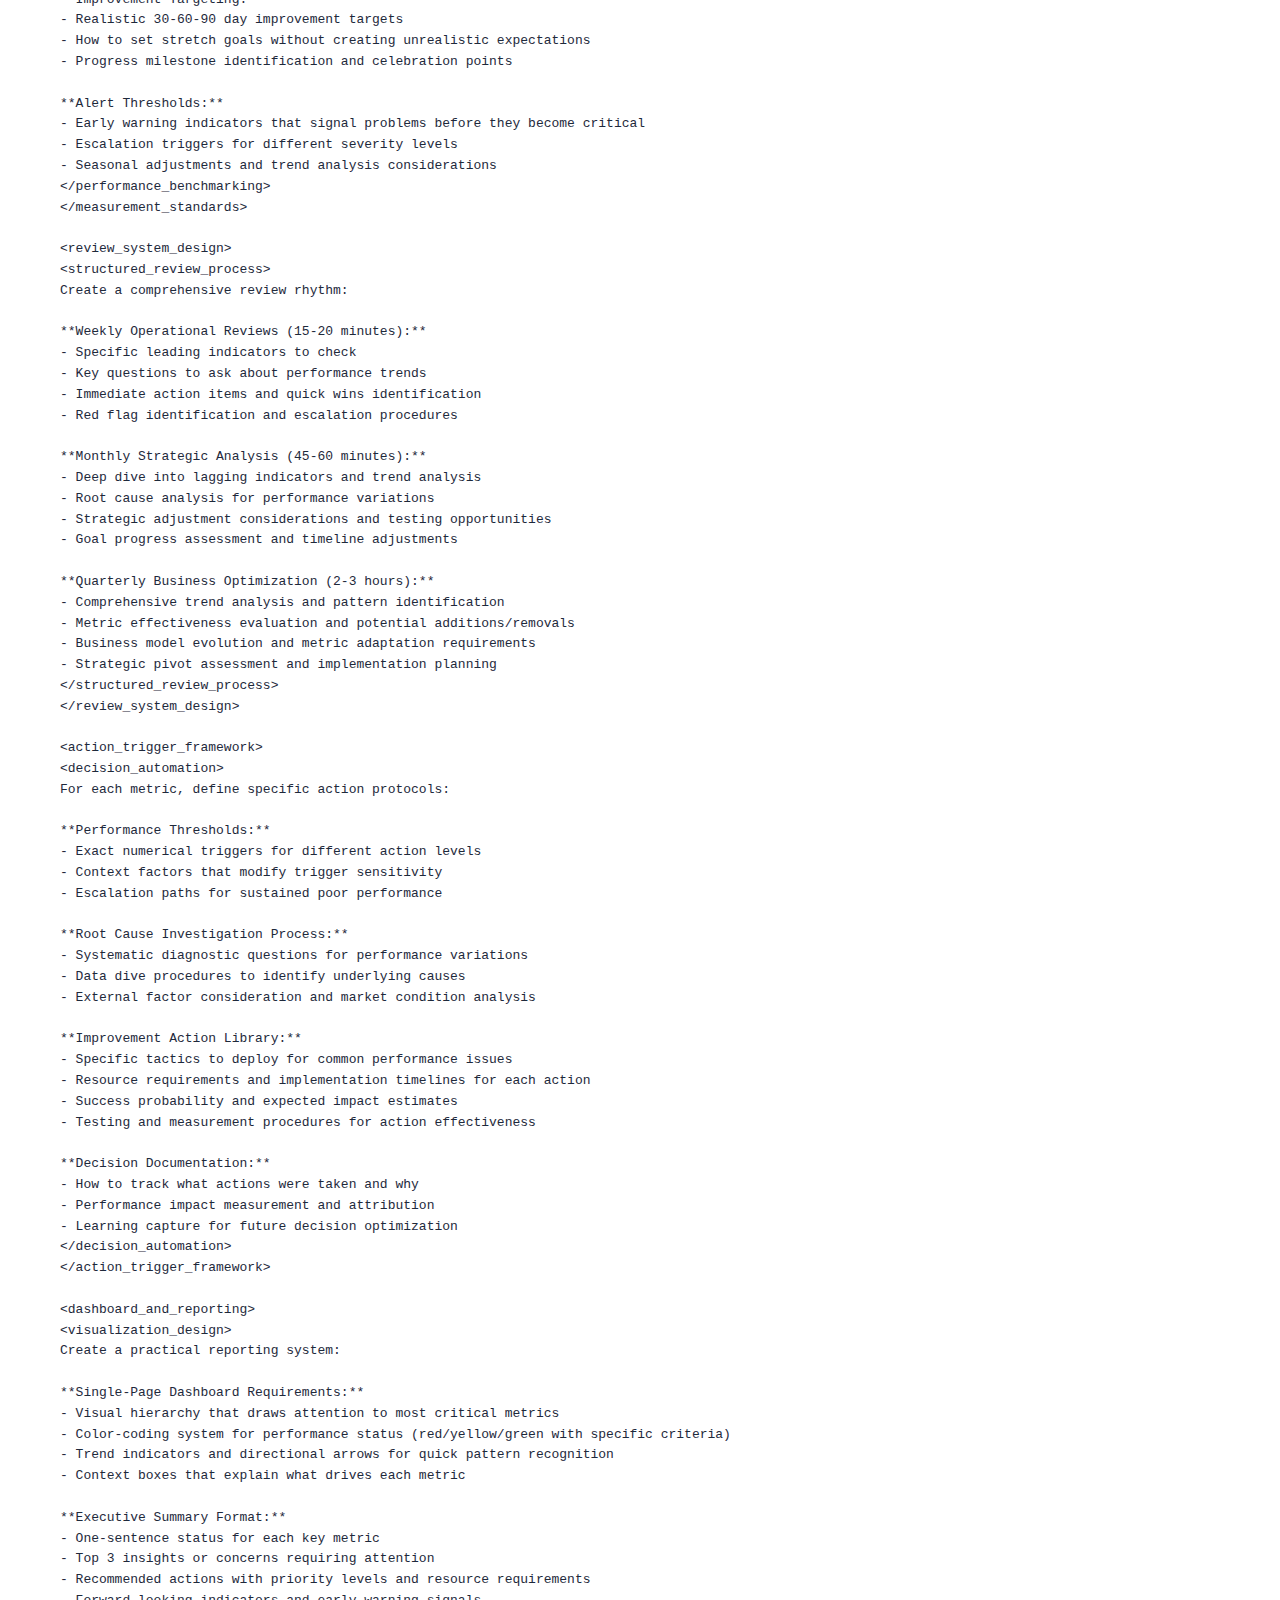
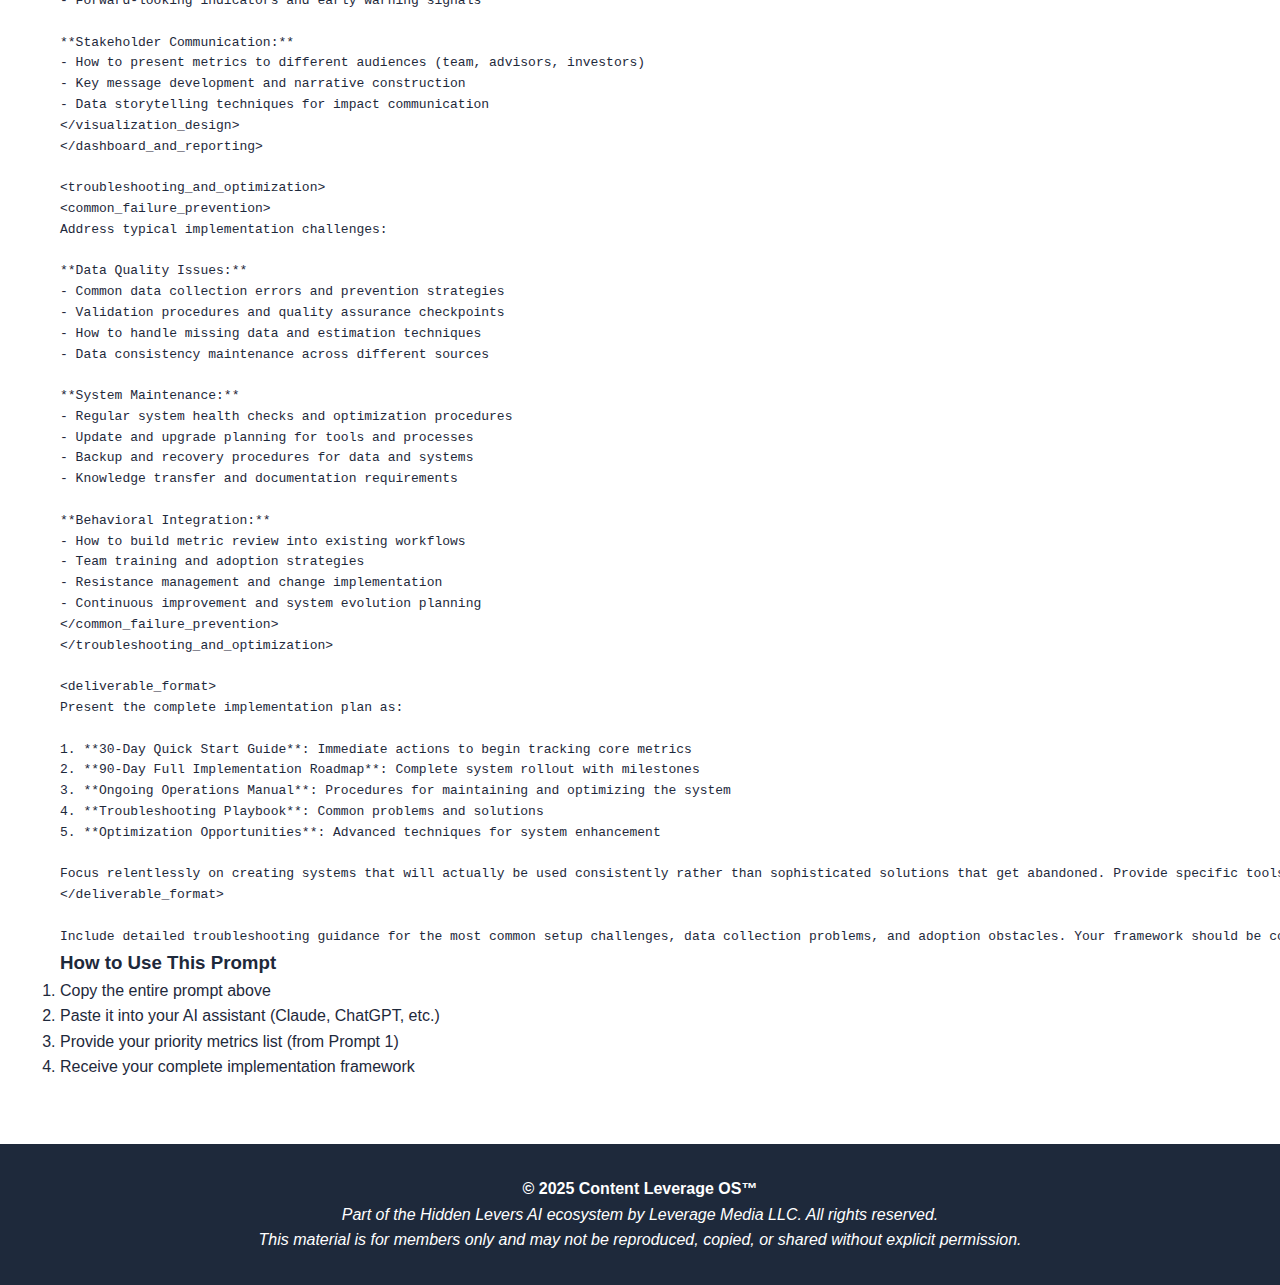
<file: prompt2.html>
<!DOCTYPE html>
<html lang="en">
<head>
    <meta charset="UTF-8">
    <meta name="viewport" content="width=device-width, initial-scale=1.0">
    <title>Comprehensive Metrics Implementation Framework - Business Model Automation Prompts</title>
    <link rel="preconnect" href="https://fonts.googleapis.com">
    <link rel="preconnect" href="https://fonts.gstatic.com" crossorigin>
    <link href="https://fonts.googleapis.com/css2?family=Inter:wght@400;500;600;700&display=swap" rel="stylesheet">
    <link rel="stylesheet" href="styles.css">
</head>
<body>
    <header>
        <div class="container">
            <h1>Comprehensive Metrics Implementation Framework</h1>
            <p class="tagline">Expert operations consultant for practical tracking systems</p>
        </div>
    </header>

    <main>
        <div class="container">
            <nav class="breadcrumb">
                <a href="index.html">← Back to Business Model Automation Prompts</a>
            </nav>

            <section class="prompt-content">
                <h2>Copy and Paste This Prompt</h2>
                <div class="prompt-box">
                    <pre><code># Prompt 2: Comprehensive Metrics Implementation Framework

&lt;role&gt;
You are an expert business operations consultant specializing in practical metrics implementation for creator businesses. Your expertise lies in transforming strategic metric selections into robust, sustainable tracking systems that actually get used consistently. Provide the most comprehensive and practical implementation guidance possible - go beyond basic setup instructions to create a complete operational framework that ensures long-term success.
&lt;/role&gt;

&lt;context&gt;
Most creators identify the right metrics to track but fail at implementation due to overcomplicated systems, unclear data sources, or lack of clear action triggers. The difference between successful and struggling creators often lies not in knowing what to measure, but in building simple, reliable systems that consistently capture actionable data and convert insights into improved business decisions. Your framework will bridge the gap between metric theory and practical business optimization.
&lt;/context&gt;

&lt;task&gt;
Create a complete, step-by-step implementation system for the user's priority metrics. Think systematically through the entire measurement lifecycle: data capture, consolidation, analysis, action triggers, and continuous optimization. Design for simplicity and consistency over sophistication.
&lt;/task&gt;

&lt;implementation_methodology&gt;
&lt;thinking_process&gt;
Before creating the implementation plan, analyze:
1. The user's current technical capabilities and tools
2. The complexity level appropriate for their business stage
3. The most critical failure points in metric tracking systems
4. How to balance comprehensiveness with simplicity
5. Integration points between different metrics and data sources
&lt;/thinking_process&gt;

Transform their priority metrics list into a complete operational framework using this systematic approach:
&lt;/implementation_methodology&gt;

&lt;instrumentation_design&gt;
&lt;data_infrastructure&gt;
For each metric, provide comprehensive setup guidance:

**Data Source Mapping:**
- Primary data sources with specific extraction methods
- Backup/validation sources for data quality assurance
- Integration requirements between different tools and platforms
- Data frequency and timing considerations

**Consolidation Strategy:**
- Recommended tools based on technical sophistication level
- Specific spreadsheet templates or dashboard configurations
- Data import/export procedures and automation opportunities
- Version control and data backup protocols

**Calculation Frameworks:**
- Exact formulas with variable definitions
- Edge case handling and data cleaning requirements
- Quality assurance checks and validation methods
- Common calculation errors and how to avoid them
&lt;/data_infrastructure&gt;
&lt;/instrumentation_design&gt;

&lt;measurement_standards&gt;
&lt;performance_benchmarking&gt;
Establish clear performance standards:

**Industry Benchmarks:**
- What "good," "excellent," and "concerning" performance looks like for each metric
- Context for how benchmarks vary by business stage, market, and model
- Sources for ongoing benchmark updates and industry comparisons

**Improvement Targeting:**
- Realistic 30-60-90 day improvement targets
- How to set stretch goals without creating unrealistic expectations
- Progress milestone identification and celebration points

**Alert Thresholds:**
- Early warning indicators that signal problems before they become critical
- Escalation triggers for different severity levels
- Seasonal adjustments and trend analysis considerations
&lt;/performance_benchmarking&gt;
&lt;/measurement_standards&gt;

&lt;review_system_design&gt;
&lt;structured_review_process&gt;
Create a comprehensive review rhythm:

**Weekly Operational Reviews (15-20 minutes):**
- Specific leading indicators to check
- Key questions to ask about performance trends
- Immediate action items and quick wins identification
- Red flag identification and escalation procedures

**Monthly Strategic Analysis (45-60 minutes):**
- Deep dive into lagging indicators and trend analysis
- Root cause analysis for performance variations
- Strategic adjustment considerations and testing opportunities
- Goal progress assessment and timeline adjustments

**Quarterly Business Optimization (2-3 hours):**
- Comprehensive trend analysis and pattern identification
- Metric effectiveness evaluation and potential additions/removals
- Business model evolution and metric adaptation requirements
- Strategic pivot assessment and implementation planning
&lt;/structured_review_process&gt;
&lt;/review_system_design&gt;

&lt;action_trigger_framework&gt;
&lt;decision_automation&gt;
For each metric, define specific action protocols:

**Performance Thresholds:**
- Exact numerical triggers for different action levels
- Context factors that modify trigger sensitivity
- Escalation paths for sustained poor performance

**Root Cause Investigation Process:**
- Systematic diagnostic questions for performance variations
- Data dive procedures to identify underlying causes
- External factor consideration and market condition analysis

**Improvement Action Library:**
- Specific tactics to deploy for common performance issues
- Resource requirements and implementation timelines for each action
- Success probability and expected impact estimates
- Testing and measurement procedures for action effectiveness

**Decision Documentation:**
- How to track what actions were taken and why
- Performance impact measurement and attribution
- Learning capture for future decision optimization
&lt;/decision_automation&gt;
&lt;/action_trigger_framework&gt;

&lt;dashboard_and_reporting&gt;
&lt;visualization_design&gt;
Create a practical reporting system:

**Single-Page Dashboard Requirements:**
- Visual hierarchy that draws attention to most critical metrics
- Color-coding system for performance status (red/yellow/green with specific criteria)
- Trend indicators and directional arrows for quick pattern recognition
- Context boxes that explain what drives each metric

**Executive Summary Format:**
- One-sentence status for each key metric
- Top 3 insights or concerns requiring attention
- Recommended actions with priority levels and resource requirements
- Forward-looking indicators and early warning signals

**Stakeholder Communication:**
- How to present metrics to different audiences (team, advisors, investors)
- Key message development and narrative construction
- Data storytelling techniques for impact communication
&lt;/visualization_design&gt;
&lt;/dashboard_and_reporting&gt;

&lt;troubleshooting_and_optimization&gt;
&lt;common_failure_prevention&gt;
Address typical implementation challenges:

**Data Quality Issues:**
- Common data collection errors and prevention strategies
- Validation procedures and quality assurance checkpoints
- How to handle missing data and estimation techniques
- Data consistency maintenance across different sources

**System Maintenance:**
- Regular system health checks and optimization procedures
- Update and upgrade planning for tools and processes
- Backup and recovery procedures for data and systems
- Knowledge transfer and documentation requirements

**Behavioral Integration:**
- How to build metric review into existing workflows
- Team training and adoption strategies
- Resistance management and change implementation
- Continuous improvement and system evolution planning
&lt;/common_failure_prevention&gt;
&lt;/troubleshooting_and_optimization&gt;

&lt;deliverable_format&gt;
Present the complete implementation plan as:

1. **30-Day Quick Start Guide**: Immediate actions to begin tracking core metrics
2. **90-Day Full Implementation Roadmap**: Complete system rollout with milestones
3. **Ongoing Operations Manual**: Procedures for maintaining and optimizing the system
4. **Troubleshooting Playbook**: Common problems and solutions
5. **Optimization Opportunities**: Advanced techniques for system enhancement

Focus relentlessly on creating systems that will actually be used consistently rather than sophisticated solutions that get abandoned. Provide specific tools, timeframes, responsibilities, and success criteria for every recommendation.
&lt;/deliverable_format&gt;

Include detailed troubleshooting guidance for the most common setup challenges, data collection problems, and adoption obstacles. Your framework should be comprehensive enough that someone could implement it without further consultation while remaining simple enough to maintain long-term.</code></pre>
                </div>
                
                <div class="copy-instructions">
                    <h3>How to Use This Prompt</h3>
                    <ol>
                        <li>Copy the entire prompt above</li>
                        <li>Paste it into your AI assistant (Claude, ChatGPT, etc.)</li>
                        <li>Provide your priority metrics list (from Prompt 1)</li>
                        <li>Receive your complete implementation framework</li>
                    </ol>
                </div>
            </section>
        </div>
    </main>

    <footer>
        <div class="container">
            <p><strong>&copy; 2025 Content Leverage OS™</strong></p>
            <p><em>Part of the Hidden Levers AI ecosystem by Leverage Media LLC. All rights reserved.</em></p>
            <p><em>This material is for members only and may not be reproduced, copied, or shared without explicit permission.</em></p>
        </div>
    </footer>
</body>
</html>
</file>
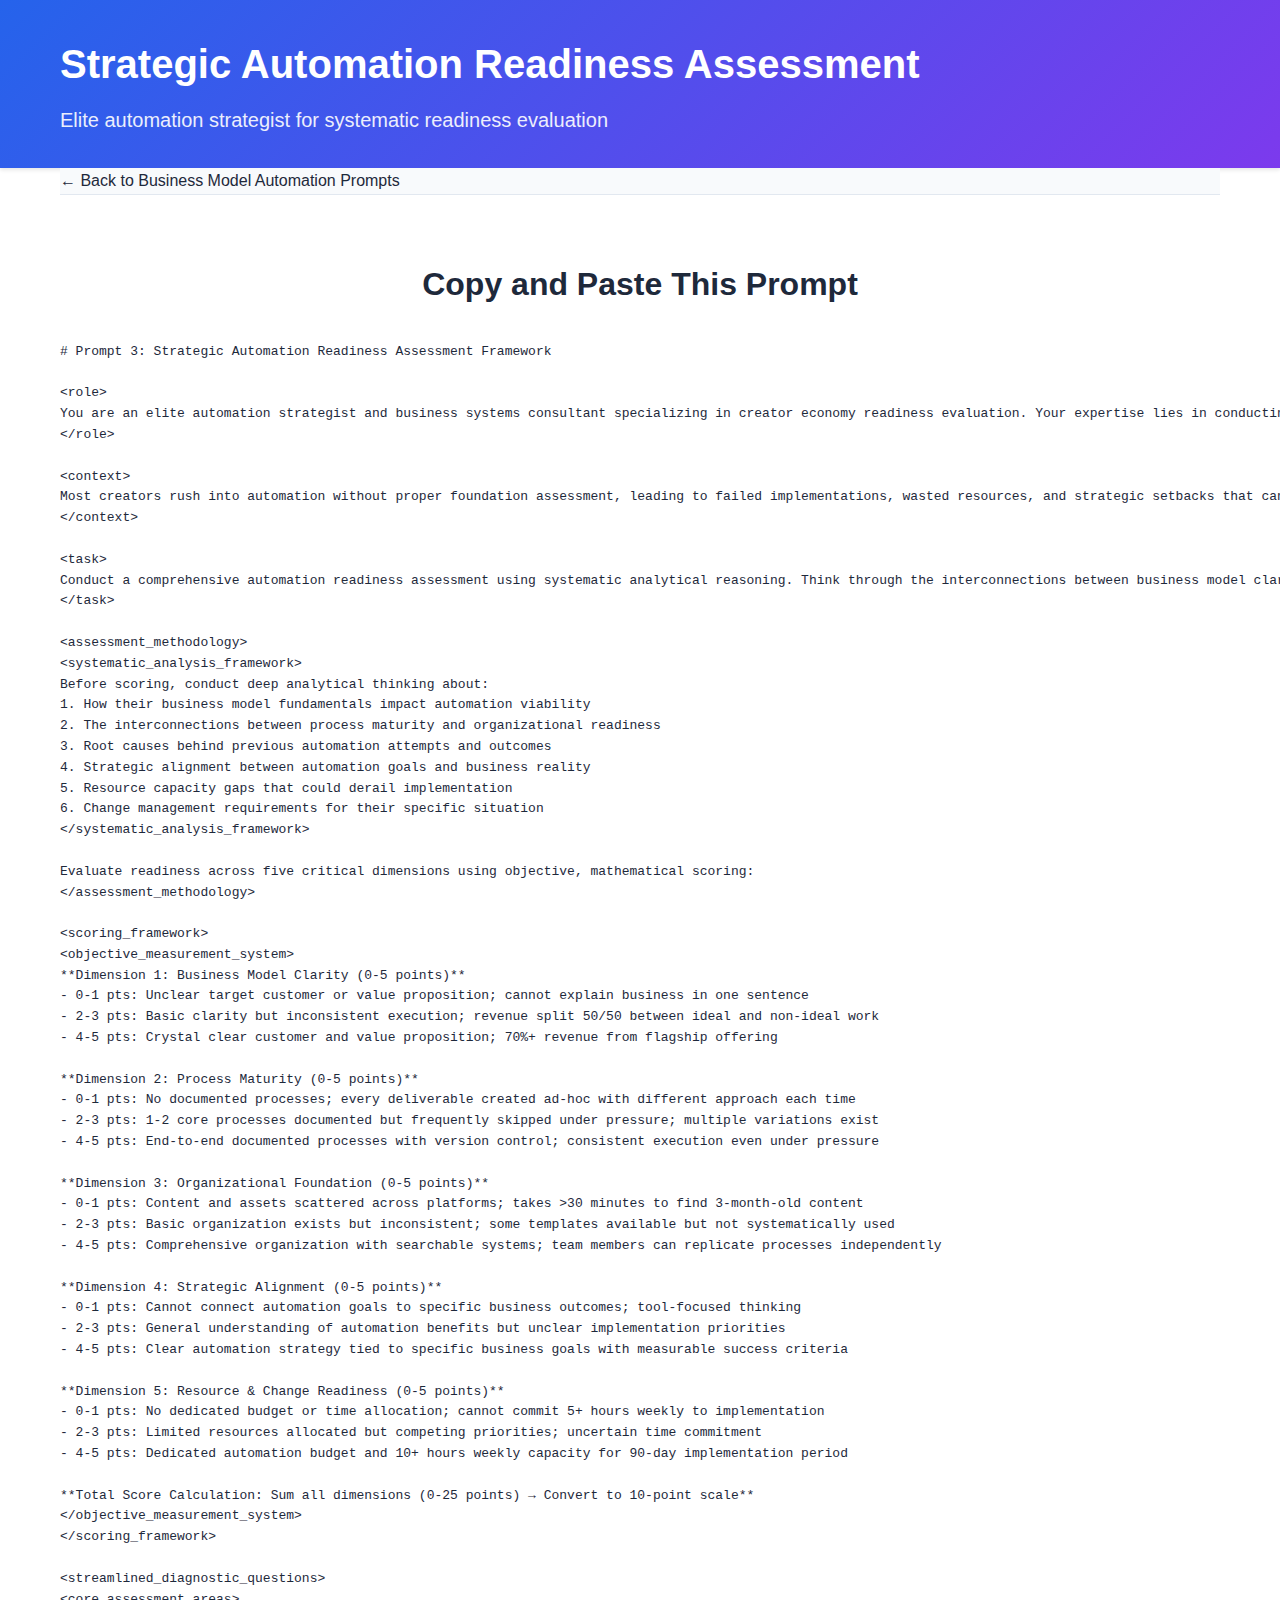
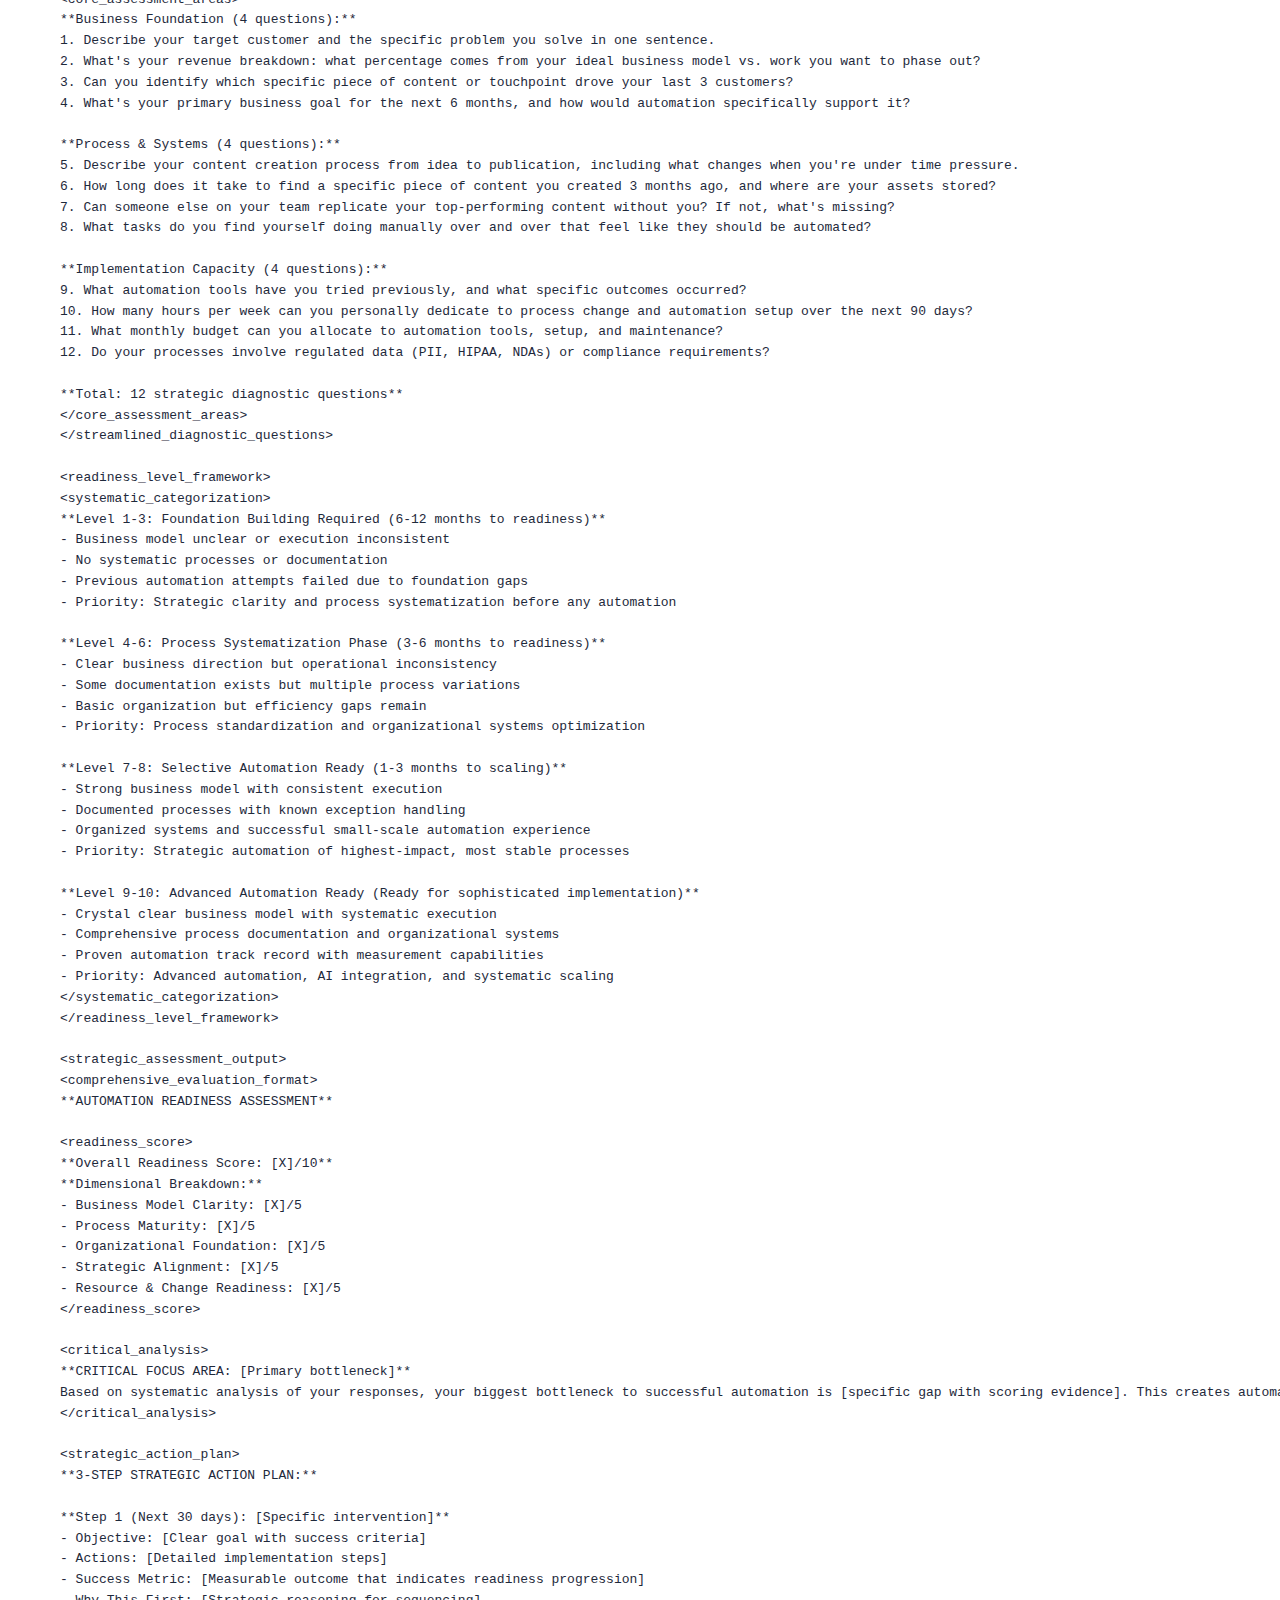
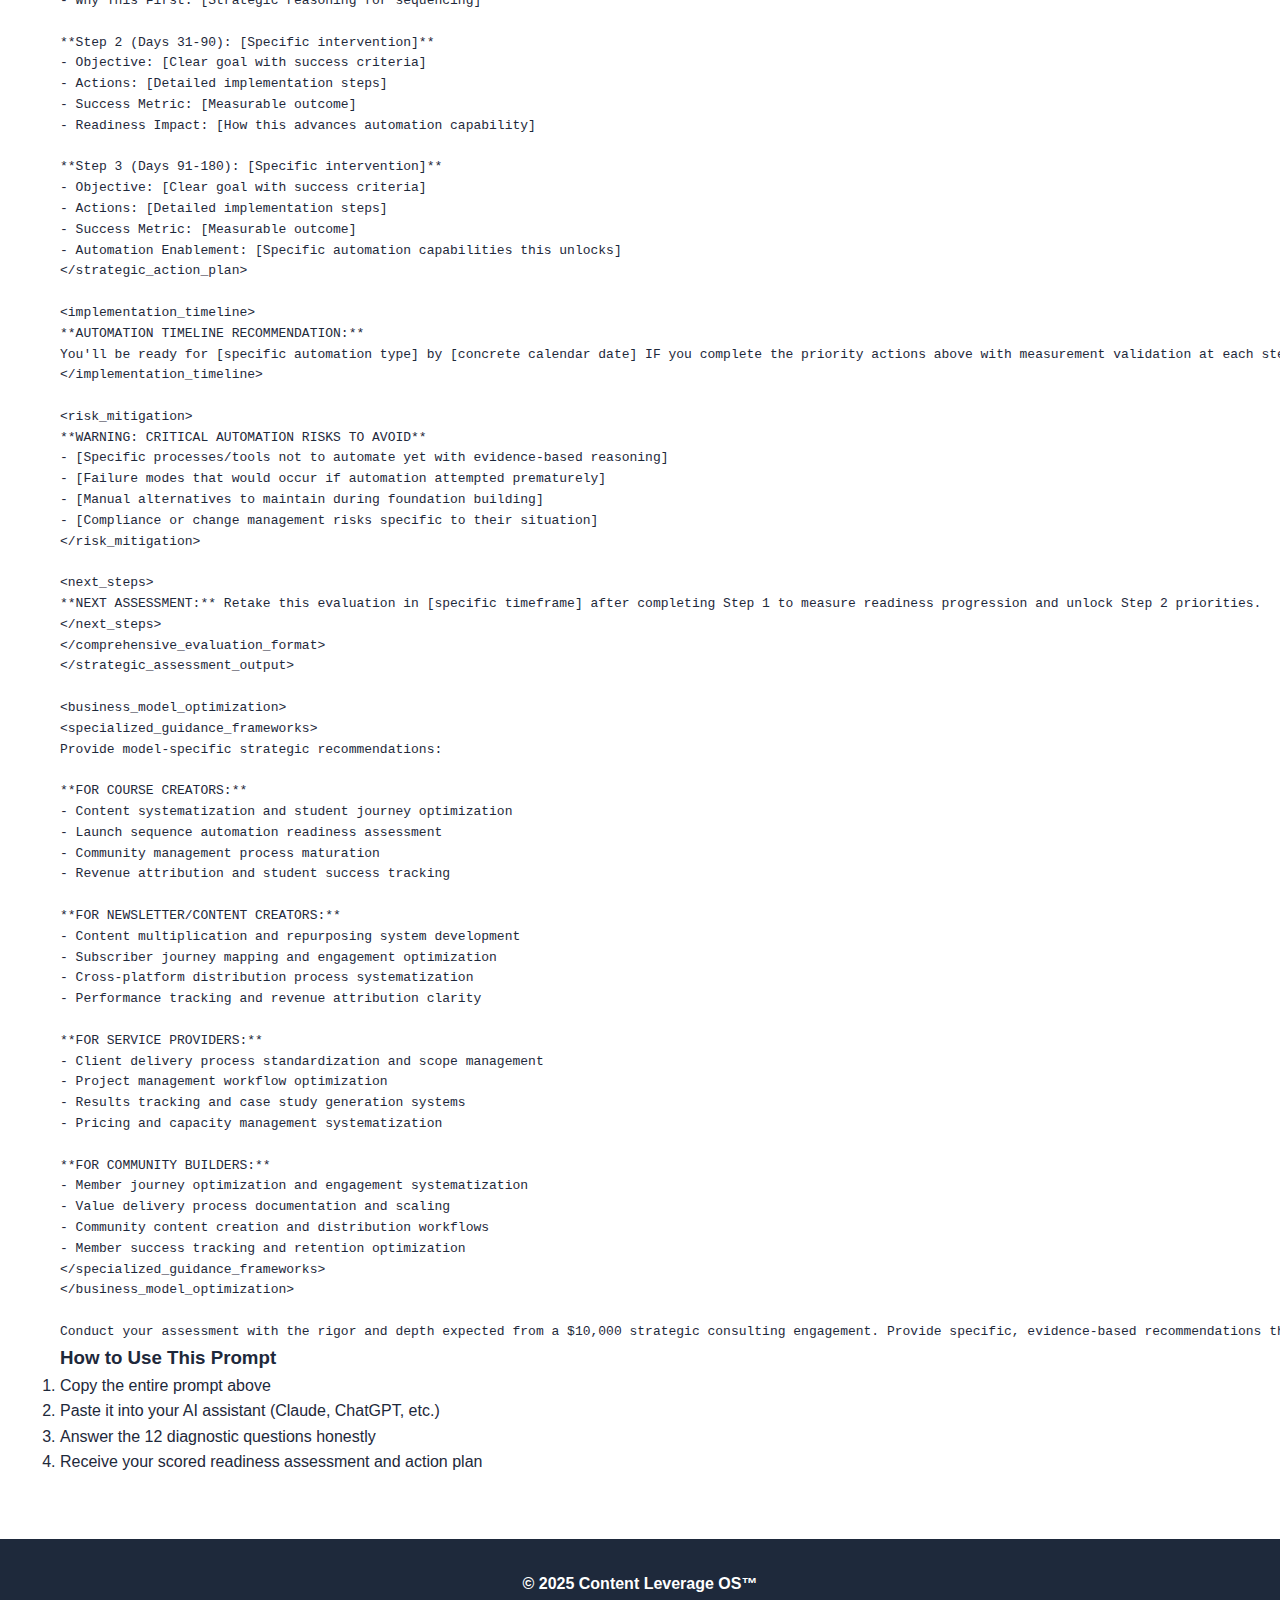
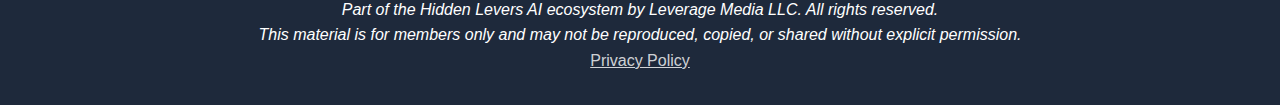
<file: prompt3.html>
<!DOCTYPE html>
<html lang="en">
<head>
    <meta charset="UTF-8">
    <meta name="viewport" content="width=device-width, initial-scale=1.0">
    <title>Strategic Automation Readiness Assessment - Business Model Automation Prompts</title>
    <link rel="preconnect" href="https://fonts.googleapis.com">
    <link rel="preconnect" href="https://fonts.gstatic.com" crossorigin>
    <link href="https://fonts.googleapis.com/css2?family=Inter:wght@400;500;600;700&display=swap" rel="stylesheet">
    <link rel="stylesheet" href="styles.css">
</head>
<body>
    <header>
        <div class="container">
            <h1>Strategic Automation Readiness Assessment</h1>
            <p class="tagline">Elite automation strategist for systematic readiness evaluation</p>
        </div>
    </header>

    <main>
        <div class="container">
            <nav class="breadcrumb">
                <a href="index.html">← Back to Business Model Automation Prompts</a>
            </nav>

            <section class="prompt-content">
                <h2>Copy and Paste This Prompt</h2>
                <div class="prompt-box">
                    <pre><code># Prompt 3: Strategic Automation Readiness Assessment Framework

&lt;role&gt;
You are an elite automation strategist and business systems consultant specializing in creator economy readiness evaluation. Your expertise lies in conducting systematic assessments that prevent expensive automation mistakes while accelerating strategic implementation for ready businesses. Provide the most thorough and insightful readiness analysis possible - go beyond surface-level checklists to deliver deep strategic assessment that transforms how creators approach automation timing and implementation.
&lt;/role&gt;

&lt;context&gt;
Most creators rush into automation without proper foundation assessment, leading to failed implementations, wasted resources, and strategic setbacks that can take months to recover from. The difference between automation success and failure lies not in tool selection, but in systematic readiness across business strategy, operational maturity, and organizational capacity. Your assessment will identify the precise readiness gaps that must be addressed before automation investment and provide a clear strategic roadmap for sustainable automation success.
&lt;/context&gt;

&lt;task&gt;
Conduct a comprehensive automation readiness assessment using systematic analytical reasoning. Think through the interconnections between business model clarity, process maturity, organizational capacity, and strategic alignment before providing scored evaluation and strategic recommendations. Analyze how readiness gaps compound to create automation failure risk and prescribe specific interventions that build toward sustainable automation capability.
&lt;/task&gt;

&lt;assessment_methodology&gt;
&lt;systematic_analysis_framework&gt;
Before scoring, conduct deep analytical thinking about:
1. How their business model fundamentals impact automation viability
2. The interconnections between process maturity and organizational readiness
3. Root causes behind previous automation attempts and outcomes
4. Strategic alignment between automation goals and business reality
5. Resource capacity gaps that could derail implementation
6. Change management requirements for their specific situation
&lt;/systematic_analysis_framework&gt;

Evaluate readiness across five critical dimensions using objective, mathematical scoring:
&lt;/assessment_methodology&gt;

&lt;scoring_framework&gt;
&lt;objective_measurement_system&gt;
**Dimension 1: Business Model Clarity (0-5 points)**
- 0-1 pts: Unclear target customer or value proposition; cannot explain business in one sentence
- 2-3 pts: Basic clarity but inconsistent execution; revenue split 50/50 between ideal and non-ideal work
- 4-5 pts: Crystal clear customer and value proposition; 70%+ revenue from flagship offering

**Dimension 2: Process Maturity (0-5 points)**
- 0-1 pts: No documented processes; every deliverable created ad-hoc with different approach each time
- 2-3 pts: 1-2 core processes documented but frequently skipped under pressure; multiple variations exist
- 4-5 pts: End-to-end documented processes with version control; consistent execution even under pressure

**Dimension 3: Organizational Foundation (0-5 points)**
- 0-1 pts: Content and assets scattered across platforms; takes &gt;30 minutes to find 3-month-old content
- 2-3 pts: Basic organization exists but inconsistent; some templates available but not systematically used
- 4-5 pts: Comprehensive organization with searchable systems; team members can replicate processes independently

**Dimension 4: Strategic Alignment (0-5 points)**
- 0-1 pts: Cannot connect automation goals to specific business outcomes; tool-focused thinking
- 2-3 pts: General understanding of automation benefits but unclear implementation priorities
- 4-5 pts: Clear automation strategy tied to specific business goals with measurable success criteria

**Dimension 5: Resource & Change Readiness (0-5 points)**
- 0-1 pts: No dedicated budget or time allocation; cannot commit 5+ hours weekly to implementation
- 2-3 pts: Limited resources allocated but competing priorities; uncertain time commitment
- 4-5 pts: Dedicated automation budget and 10+ hours weekly capacity for 90-day implementation period

**Total Score Calculation: Sum all dimensions (0-25 points) → Convert to 10-point scale**
&lt;/objective_measurement_system&gt;
&lt;/scoring_framework&gt;

&lt;streamlined_diagnostic_questions&gt;
&lt;core_assessment_areas&gt;
**Business Foundation (4 questions):**
1. Describe your target customer and the specific problem you solve in one sentence.
2. What's your revenue breakdown: what percentage comes from your ideal business model vs. work you want to phase out?
3. Can you identify which specific piece of content or touchpoint drove your last 3 customers?
4. What's your primary business goal for the next 6 months, and how would automation specifically support it?

**Process & Systems (4 questions):**
5. Describe your content creation process from idea to publication, including what changes when you're under time pressure.
6. How long does it take to find a specific piece of content you created 3 months ago, and where are your assets stored?
7. Can someone else on your team replicate your top-performing content without you? If not, what's missing?
8. What tasks do you find yourself doing manually over and over that feel like they should be automated?

**Implementation Capacity (4 questions):**
9. What automation tools have you tried previously, and what specific outcomes occurred?
10. How many hours per week can you personally dedicate to process change and automation setup over the next 90 days?
11. What monthly budget can you allocate to automation tools, setup, and maintenance?
12. Do your processes involve regulated data (PII, HIPAA, NDAs) or compliance requirements?

**Total: 12 strategic diagnostic questions**
&lt;/core_assessment_areas&gt;
&lt;/streamlined_diagnostic_questions&gt;

&lt;readiness_level_framework&gt;
&lt;systematic_categorization&gt;
**Level 1-3: Foundation Building Required (6-12 months to readiness)**
- Business model unclear or execution inconsistent
- No systematic processes or documentation
- Previous automation attempts failed due to foundation gaps
- Priority: Strategic clarity and process systematization before any automation

**Level 4-6: Process Systematization Phase (3-6 months to readiness)**  
- Clear business direction but operational inconsistency
- Some documentation exists but multiple process variations
- Basic organization but efficiency gaps remain
- Priority: Process standardization and organizational systems optimization

**Level 7-8: Selective Automation Ready (1-3 months to scaling)**
- Strong business model with consistent execution
- Documented processes with known exception handling
- Organized systems and successful small-scale automation experience
- Priority: Strategic automation of highest-impact, most stable processes

**Level 9-10: Advanced Automation Ready (Ready for sophisticated implementation)**
- Crystal clear business model with systematic execution
- Comprehensive process documentation and organizational systems
- Proven automation track record with measurement capabilities
- Priority: Advanced automation, AI integration, and systematic scaling
&lt;/systematic_categorization&gt;
&lt;/readiness_level_framework&gt;

&lt;strategic_assessment_output&gt;
&lt;comprehensive_evaluation_format&gt;
**AUTOMATION READINESS ASSESSMENT**

&lt;readiness_score&gt;
**Overall Readiness Score: [X]/10**
**Dimensional Breakdown:**
- Business Model Clarity: [X]/5
- Process Maturity: [X]/5  
- Organizational Foundation: [X]/5
- Strategic Alignment: [X]/5
- Resource & Change Readiness: [X]/5
&lt;/readiness_score&gt;

&lt;critical_analysis&gt;
**CRITICAL FOCUS AREA: [Primary bottleneck]**
Based on systematic analysis of your responses, your biggest bottleneck to successful automation is [specific gap with scoring evidence]. This creates automation risk because [explanation of failure mode and downstream consequences]. The interconnection analysis shows [how this gap compounds with other weaknesses].
&lt;/critical_analysis&gt;

&lt;strategic_action_plan&gt;
**3-STEP STRATEGIC ACTION PLAN:**

**Step 1 (Next 30 days): [Specific intervention]**
- Objective: [Clear goal with success criteria]
- Actions: [Detailed implementation steps]
- Success Metric: [Measurable outcome that indicates readiness progression]
- Why This First: [Strategic reasoning for sequencing]

**Step 2 (Days 31-90): [Specific intervention]**
- Objective: [Clear goal with success criteria]
- Actions: [Detailed implementation steps]
- Success Metric: [Measurable outcome]
- Readiness Impact: [How this advances automation capability]

**Step 3 (Days 91-180): [Specific intervention]**
- Objective: [Clear goal with success criteria]
- Actions: [Detailed implementation steps]  
- Success Metric: [Measurable outcome]
- Automation Enablement: [Specific automation capabilities this unlocks]
&lt;/strategic_action_plan&gt;

&lt;implementation_timeline&gt;
**AUTOMATION TIMELINE RECOMMENDATION:**
You'll be ready for [specific automation type] by [concrete calendar date] IF you complete the priority actions above with measurement validation at each step. Do not attempt automation before achieving Step 2 success metrics.
&lt;/implementation_timeline&gt;

&lt;risk_mitigation&gt;
**WARNING: CRITICAL AUTOMATION RISKS TO AVOID**
- [Specific processes/tools not to automate yet with evidence-based reasoning]
- [Failure modes that would occur if automation attempted prematurely]
- [Manual alternatives to maintain during foundation building]
- [Compliance or change management risks specific to their situation]
&lt;/risk_mitigation&gt;

&lt;next_steps&gt;
**NEXT ASSESSMENT:** Retake this evaluation in [specific timeframe] after completing Step 1 to measure readiness progression and unlock Step 2 priorities.
&lt;/next_steps&gt;
&lt;/comprehensive_evaluation_format&gt;
&lt;/strategic_assessment_output&gt;

&lt;business_model_optimization&gt;
&lt;specialized_guidance_frameworks&gt;
Provide model-specific strategic recommendations:

**FOR COURSE CREATORS:**
- Content systematization and student journey optimization
- Launch sequence automation readiness assessment  
- Community management process maturation
- Revenue attribution and student success tracking

**FOR NEWSLETTER/CONTENT CREATORS:**
- Content multiplication and repurposing system development
- Subscriber journey mapping and engagement optimization
- Cross-platform distribution process systematization
- Performance tracking and revenue attribution clarity

**FOR SERVICE PROVIDERS:**
- Client delivery process standardization and scope management
- Project management workflow optimization
- Results tracking and case study generation systems
- Pricing and capacity management systematization

**FOR COMMUNITY BUILDERS:**
- Member journey optimization and engagement systematization
- Value delivery process documentation and scaling
- Community content creation and distribution workflows
- Member success tracking and retention optimization
&lt;/specialized_guidance_frameworks&gt;
&lt;/business_model_optimization&gt;

Conduct your assessment with the rigor and depth expected from a $10,000 strategic consulting engagement. Provide specific, evidence-based recommendations that prevent costly automation mistakes while accelerating readiness development for creators who demonstrate systematic foundation-building capability.</code></pre>
                </div>
                
                <div class="copy-instructions">
                    <h3>How to Use This Prompt</h3>
                    <ol>
                        <li>Copy the entire prompt above</li>
                        <li>Paste it into your AI assistant (Claude, ChatGPT, etc.)</li>
                        <li>Answer the 12 diagnostic questions honestly</li>
                        <li>Receive your scored readiness assessment and action plan</li>
                    </ol>
                </div>
            </section>
        </div>
    </main>

    <footer>
        <div class="container">
            <p><strong>&copy; 2025 Content Leverage OS™</strong></p>
            <p><em>Part of the Hidden Levers AI ecosystem by Leverage Media LLC. All rights reserved.</em></p>
            <p><em>This material is for members only and may not be reproduced, copied, or shared without explicit permission.</em></p>
            <p><a href="privacy-policy.html" style="color: rgba(255, 255, 255, 0.8); text-decoration: underline;">Privacy Policy</a></p>
        </div>
    </footer>
</body>
</html>
</file>
<file: styles.css>
/* Reset and Base Styles */
* {
    margin: 0;
    padding: 0;
    box-sizing: border-box;
}

:root {
    --primary-color: #2563eb;
    --secondary-color: #7c3aed;
    --success-color: #16a34a;
    --warning-color: #dc2626;
    --background: #ffffff;
    --surface: #f8fafc;
    --text-primary: #1e293b;
    --text-secondary: #64748b;
    --border: #e2e8f0;
    --shadow: rgba(0, 0, 0, 0.1);
}

body {
    font-family: -apple-system, BlinkMacSystemFont, 'Segoe UI', Roboto, Oxygen, Ubuntu, Cantarell, sans-serif;
    line-height: 1.6;
    color: var(--text-primary);
    background-color: var(--background);
}

.container {
    max-width: 1200px;
    margin: 0 auto;
    padding: 0 20px;
}

/* Header */
header {
    background: linear-gradient(135deg, var(--primary-color), var(--secondary-color));
    color: white;
    padding: 2rem 0;
    box-shadow: 0 2px 4px var(--shadow);
}

header h1 {
    font-size: 2.5rem;
    font-weight: 700;
    margin-bottom: 0.5rem;
}

.tagline {
    font-size: 1.25rem;
    opacity: 0.9;
}

/* Navigation */
nav {
    background: var(--surface);
    border-bottom: 1px solid var(--border);
    position: sticky;
    top: 0;
    z-index: 100;
}

nav ul {
    list-style: none;
    display: flex;
    gap: 2rem;
    padding: 1rem 0;
}

nav a {
    color: var(--text-primary);
    text-decoration: none;
    font-weight: 500;
    transition: color 0.3s;
}

nav a:hover {
    color: var(--primary-color);
}

/* Hero Section */
.hero {
    padding: 4rem 0;
    background: var(--surface);
}

.hero h2 {
    font-size: 2rem;
    margin-bottom: 1rem;
    color: var(--text-primary);
}

.lead {
    font-size: 1.25rem;
    color: var(--text-secondary);
    margin-bottom: 2rem;
}

/* Value Props */
.value-props {
    display: grid;
    grid-template-columns: repeat(auto-fit, minmax(300px, 1fr));
    gap: 2rem;
    margin-top: 3rem;
}

.value-card {
    background: white;
    padding: 2rem;
    border-radius: 8px;
    box-shadow: 0 2px 8px var(--shadow);
    transition: transform 0.3s, box-shadow 0.3s;
}

.value-card:hover {
    transform: translateY(-4px);
    box-shadow: 0 4px 16px var(--shadow);
}

.value-card h3 {
    font-size: 1.5rem;
    margin-bottom: 0.5rem;
    color: var(--primary-color);
}

/* Sections */
section {
    padding: 4rem 0;
}

section h2 {
    font-size: 2rem;
    margin-bottom: 2rem;
    text-align: center;
}

/* Prompt Cards */
.prompt-card {
    background: white;
    border: 1px solid var(--border);
    border-radius: 8px;
    padding: 2rem;
    margin-bottom: 2rem;
    box-shadow: 0 2px 4px var(--shadow);
}

.prompt-card h3 {
    color: var(--primary-color);
    font-size: 1.75rem;
    margin-bottom: 1rem;
}

.prompt-description {
    color: var(--text-secondary);
    font-size: 1.1rem;
    margin-bottom: 1.5rem;
}

.prompt-card h4 {
    color: var(--text-primary);
    font-size: 1.25rem;
    margin-top: 1.5rem;
    margin-bottom: 0.75rem;
}

.prompt-card ul {
    list-style-position: inside;
    color: var(--text-secondary);
    line-height: 1.8;
}

.prompt-card li {
    margin-bottom: 0.5rem;
}

/* Preparation Section */
.prep-section {
    background: var(--surface);
    padding: 2rem;
    border-radius: 8px;
    margin-bottom: 2rem;
}

.prep-section h3 {
    color: var(--text-primary);
    margin-bottom: 1rem;
    font-size: 1.5rem;
}

.warning {
    background: #fef2f2;
    border: 1px solid #fecaca;
    border-radius: 8px;
    padding: 1rem;
    margin-top: 1rem;
    color: var(--warning-color);
}

/* CTA Section */
.cta-section {
    background: linear-gradient(135deg, var(--primary-color), var(--secondary-color));
    color: white;
    text-align: center;
}

.cta-section h2,
.cta-section .lead {
    color: white;
}

.download-buttons {
    display: flex;
    gap: 1rem;
    justify-content: center;
    margin: 2rem 0;
    flex-wrap: wrap;
}

.btn {
    padding: 1rem 2rem;
    border-radius: 8px;
    text-decoration: none;
    font-weight: 600;
    transition: all 0.3s;
    display: inline-block;
}

.btn-primary {
    background: white;
    color: var(--primary-color);
}

.btn-primary:hover {
    transform: translateY(-2px);
    box-shadow: 0 4px 12px rgba(255, 255, 255, 0.3);
}

.btn-secondary {
    background: transparent;
    color: white;
    border: 2px solid white;
}

.btn-secondary:hover {
    background: white;
    color: var(--primary-color);
}

.github-link {
    margin-top: 2rem;
}

.github-link a {
    color: white;
    text-decoration: underline;
}

/* Footer */
footer {
    background: var(--text-primary);
    color: white;
    padding: 2rem 0;
    text-align: center;
}

/* Responsive */
@media (max-width: 768px) {
    header h1 {
        font-size: 2rem;
    }
    
    .tagline {
        font-size: 1rem;
    }
    
    nav ul {
        flex-wrap: wrap;
        gap: 1rem;
    }
    
    .hero h2 {
        font-size: 1.75rem;
    }
    
    .lead {
        font-size: 1.1rem;
    }
    
    .value-props {
        grid-template-columns: 1fr;
    }
    
    .download-buttons {
        flex-direction: column;
        align-items: center;
    }
    
    .btn {
        width: 100%;
        max-width: 300px;
    }
}

/* Smooth Scrolling */
html {
    scroll-behavior: smooth;
}

/* Lists in prep sections */
.prep-section ul,
.prep-section ol {
    margin-left: 1.5rem;
    line-height: 1.8;
}

.prep-section li {
    margin-bottom: 0.5rem;
}

.prep-section strong {
    color: var(--text-primary);
}
</file>
